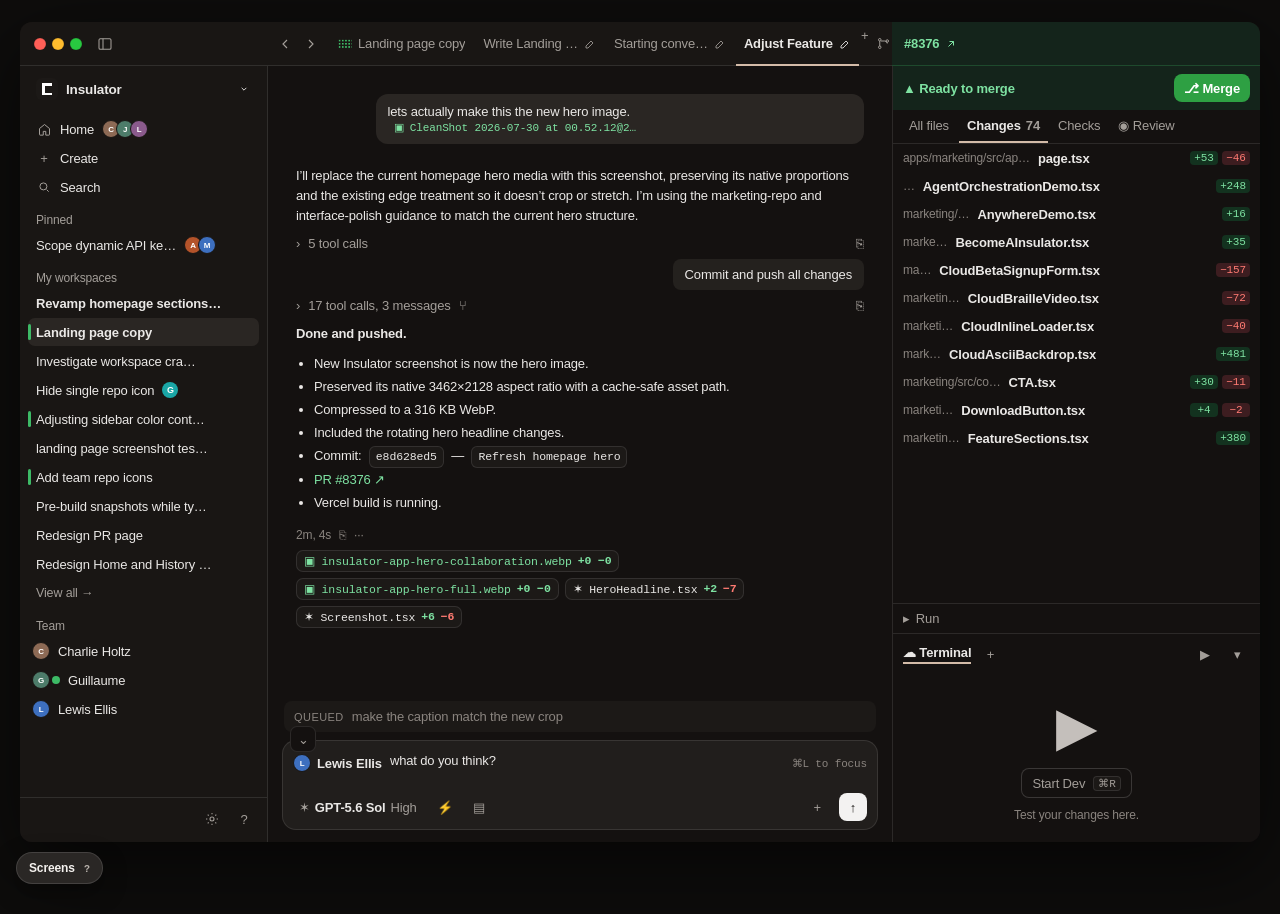
<file: design/index.html>
<!DOCTYPE html>
<html lang="en" data-theme="dark">
<head>
  <meta charset="utf-8">
  <meta name="viewport" content="width=device-width, initial-scale=1">
  <title>Insulator</title>
  <link rel="stylesheet" href="styles.css">
</head>
<body>
  <div class="stage" id="stage">
    <button class="screen-fab" type="button" data-overlay-open="index">Screens <kbd>?</kbd></button>

    <div class="window" id="window" data-layout="chat">
      <div class="tleft">
        <div class="traffic" aria-hidden="true"><i class="r"></i><i class="y"></i><i class="g"></i></div>
        <button class="icon-btn" type="button" data-action="toggle-side" aria-label="Toggle sidebar">
          <svg width="16" height="16" viewBox="0 0 24 24" fill="none" stroke="currentColor" stroke-width="1.6"><rect x="3" y="4" width="18" height="16" rx="2"/><path d="M9 4v16"/></svg>
        </button>
        <span class="spacer"></span>
      </div>

      <div class="tabs">
        <div class="nav-arrows">
          <button class="icon-btn" type="button" data-action="back" aria-label="Back"><svg width="16" height="16" viewBox="0 0 24 24" fill="none" stroke="currentColor" stroke-width="1.7"><path d="M15 6 9 12l6 6"/></svg></button>
          <button class="icon-btn" type="button" data-action="forward" aria-label="Forward"><svg width="16" height="16" viewBox="0 0 24 24" fill="none" stroke="currentColor" stroke-width="1.7"><path d="m9 6 6 6-6 6"/></svg></button>
        </div>
        <button class="tab" type="button" data-tab="landing"><span class="matrix"></span><span class="label">Landing page copy</span></button>
        <button class="tab" type="button" data-tab="write"><span class="label">Write Landing …</span><svg width="12" height="12" viewBox="0 0 24 24" fill="none" stroke="currentColor" stroke-width="1.7"><path d="M4 20h4l10-10-4-4L4 16v4z"/></svg></button>
        <button class="tab" type="button" data-tab="starting"><span class="label">Starting conve…</span><svg width="12" height="12" viewBox="0 0 24 24" fill="none" stroke="currentColor" stroke-width="1.7"><path d="M4 20h4l10-10-4-4L4 16v4z"/></svg></button>
        <button class="tab is-on" type="button" data-tab="adjust"><span class="label">Adjust Feature</span><svg width="12" height="12" viewBox="0 0 24 24" fill="none" stroke="currentColor" stroke-width="1.7"><path d="M4 20h4l10-10-4-4L4 16v4z"/></svg></button>
        <button class="icon-btn" type="button" data-action="new-tab" aria-label="New chat">+</button>
        <div class="tab-tools">
          <button class="icon-btn" type="button" data-go="pr" aria-label="Branch"><svg width="15" height="15" viewBox="0 0 24 24" fill="none" stroke="currentColor" stroke-width="1.6"><circle cx="6" cy="6" r="2"/><circle cx="6" cy="18" r="2"/><circle cx="18" cy="8" r="2"/><path d="M6 8v8M8 8h6a4 4 0 0 1 4 4"/></svg></button>
          <button class="icon-btn" type="button" data-action="copy-link" aria-label="Copy link"><svg width="15" height="15" viewBox="0 0 24 24" fill="none" stroke="currentColor" stroke-width="1.6"><path d="M10 13a5 5 0 0 0 7.5.4l2-2a5 5 0 0 0-7-7l-1.2 1.2"/><path d="M14 11a5 5 0 0 0-7.5-.4l-2 2a5 5 0 0 0 7 7l1.2-1.2"/></svg></button>
          <span class="faces" aria-hidden="true"><i class="a1">L</i><i class="a3">G</i></span>
          <button class="icon-btn" type="button" data-action="toggle-rail" aria-label="Toggle changes panel"><svg width="16" height="16" viewBox="0 0 24 24" fill="none" stroke="currentColor" stroke-width="1.6"><rect x="3" y="4" width="18" height="16" rx="2"/><path d="M15 4v16"/></svg></button>
        </div>
      </div>

      <div class="prbar">
        <button class="ready" type="button" data-go="pr" style="background:none;color:inherit">#8376 <svg width="12" height="12" viewBox="0 0 24 24" fill="none" stroke="currentColor" stroke-width="2"><path d="M7 17 17 7M9 7h8v8"/></svg></button>
      </div>

      <aside class="sidebar">
        <button class="org" type="button" data-overlay-open="org">
          <span class="app-mark" aria-hidden="true">
            <svg viewBox="0 0 12 12" shape-rendering="crispEdges">
              <rect fill="currentColor" x="2" y="1" width="2" height="2"/><rect fill="currentColor" x="4" y="1" width="2" height="2"/><rect fill="currentColor" x="6" y="1" width="2" height="2"/><rect fill="currentColor" x="8" y="1" width="2" height="2"/>
              <rect fill="currentColor" x="2" y="3" width="2" height="2"/>
              <rect fill="currentColor" x="2" y="5" width="2" height="2"/>
              <rect fill="currentColor" x="2" y="7" width="2" height="2"/>
              <rect fill="currentColor" x="2" y="9" width="2" height="2"/><rect fill="currentColor" x="4" y="9" width="2" height="2"/><rect fill="currentColor" x="6" y="9" width="2" height="2"/><rect fill="currentColor" x="8" y="9" width="2" height="2"/>
            </svg>
          </span>
          <b id="org-name">Insulator</b>
          <svg class="right" width="14" height="14" viewBox="0 0 24 24" fill="none" stroke="currentColor" stroke-width="1.6"><path d="m8 10 4 4 4-4"/></svg>
        </button>
        <div class="side-scroll">
          <button class="row" type="button" data-go="home"><span class="ico"><svg width="15" height="15" viewBox="0 0 24 24" fill="none" stroke="currentColor" stroke-width="1.6"><path d="M4 10.5 12 4l8 6.5V20a1 1 0 0 1-1 1h-5v-6H10v6H5a1 1 0 0 1-1-1z"/></svg></span><span class="label">Home</span><span class="faces"><i class="a1">C</i><i class="a2">J</i><i class="a4">L</i></span></button>
          <button class="row" type="button" data-go="create"><span class="ico">+</span><span class="label">Create</span></button>
          <button class="row" type="button" data-overlay-open="palette"><span class="ico"><svg width="14" height="14" viewBox="0 0 24 24" fill="none" stroke="currentColor" stroke-width="1.7"><circle cx="11" cy="11" r="6"/><path d="m20 20-3.5-3.5"/></svg></span><span class="label">Search</span></button>
          <div class="section-label">Pinned</div>
          <button class="row" type="button" data-go="chat" data-tab="landing"><span class="label">Scope dynamic API ke…</span><span class="faces"><i class="a5">A</i><i class="a3">M</i></span></button>
          <div class="section-label">My workspaces</div>
          <button class="row is-strong" type="button" data-go="chat" data-tab="write"><span class="label">Revamp homepage sections…</span></button>
          <button class="row run is-selected" type="button" data-go="chat" data-tab="adjust" data-workspace="landing"><span class="label">Landing page copy</span></button>
          <button class="row" type="button" data-go="chat" data-tab="starting"><span class="label">Investigate workspace cra…</span></button>
          <button class="row" type="button" data-go="chat"><span class="label">Hide single repo icon</span><span class="dot">G</span></button>
          <button class="row run" type="button" data-go="chat"><span class="label">Adjusting sidebar color cont…</span></button>
          <button class="row" type="button" data-go="chat"><span class="label">landing page screenshot tes…</span></button>
          <button class="row run" type="button" data-go="chat"><span class="label">Add team repo icons</span></button>
          <button class="row" type="button" data-go="chat"><span class="label">Pre-build snapshots while ty…</span></button>
          <button class="row" type="button" data-go="pr"><span class="label">Redesign PR page</span></button>
          <button class="row" type="button" data-go="history"><span class="label">Redesign Home and History …</span></button>
          <button class="row view-all" type="button" data-go="history"><span class="label">View all →</span></button>
          <div class="section-label">Team</div>
          <div class="row team-row"><span class="avatar a1">C</span><span class="label">Charlie Holtz</span></div>
          <div class="row team-row"><span class="avatar a2">G</span><span class="presence"></span><span class="label">Guillaume</span></div>
          <div class="row team-row"><span class="avatar a3">L</span><span class="label">Lewis Ellis</span></div>
        </div>
        <div class="side-foot">
          <span class="spacer" style="flex:1"></span>
          <button class="icon-btn" type="button" data-go="settings" data-settings="account" aria-label="Settings"><svg width="16" height="16" viewBox="0 0 24 24" fill="none" stroke="currentColor" stroke-width="1.6"><circle cx="12" cy="12" r="3"/><path d="M12 3v2M12 19v2M3 12h2M19 12h2M5.6 5.6l1.4 1.4M17 17l1.4 1.4M18.4 5.6 17 7M7 17l-1.4 1.4"/></svg></button>
          <button class="icon-btn" type="button" data-overlay-open="shortcuts" aria-label="Help">?</button>
        </div>
      </aside>

      <aside class="settings-side" id="settings-side">
        <button class="settings-back" type="button" data-go="chat">‹ Workspaces</button>
        <div class="settings-title">Settings</div>
        <div class="set-nav">
          <input id="settings-search" type="search" placeholder="Search settings" aria-label="Search settings">
          <div class="gl">Personal</div>
          <button class="nav" type="button" data-settings="account">Account</button>
          <button class="nav" type="button" data-settings="appearance">Appearance</button>
          <button class="nav" type="button" data-settings="agents">Agents</button>
          <button class="nav" type="button" data-settings="git">Git</button>
          <button class="nav" type="button" data-settings="experimental">Experimental</button>
          <div class="gl">Organization</div>
          <button class="nav" type="button" data-settings="org">General</button>
          <div class="gl">Repositories</div>
          <button class="nav" type="button" data-settings="repo">insulator</button>
        </div>
      </aside>

      <main class="main">
        <section class="view" data-view="home">
          <div class="page">
            <h1>Home</h1>
            <p class="lede">Workspaces on this Mac. The matrix shows who is running, waiting, or ready to merge.</p>
            <div class="home-matrix">
              <span class="matrix"></span><span class="matrix gold"></span><span class="matrix teal"></span><span class="matrix violet"></span><span class="matrix blue"></span>
              <div><b>5 active</b><div class="small muted">2 ready to merge · 1 needs you</div></div>
              <button class="primary right" type="button" data-go="create">New workspace</button>
            </div>
            <h2>Recent</h2>
            <div class="list">
              <button class="row" type="button" data-go="chat" data-tab="adjust"><span class="matrix"></span><span class="label">Landing page copy</span><span class="meta">#8376 · Ready</span></button>
              <button class="row" type="button" data-go="chat" data-tab="write"><span class="matrix gold"></span><span class="label">Revamp homepage sections…</span><span class="meta">Running</span></button>
              <button class="row" type="button" data-go="chat"><span class="matrix teal"></span><span class="label">Adjusting sidebar color cont…</span><span class="meta">10h</span></button>
              <button class="row" type="button" data-go="history"><span class="label">View all workspaces →</span></button>
            </div>
          </div>
        </section>

        <section class="view" data-view="home-empty">
          <div class="empty">
            <div>
              <div class="app-mark"><svg viewBox="0 0 12 12" shape-rendering="crispEdges"><rect fill="currentColor" x="2" y="1" width="8" height="2"/><rect fill="currentColor" x="2" y="3" width="2" height="6"/><rect fill="currentColor" x="2" y="9" width="8" height="2"/></svg></div>
              <h1>No workspaces yet</h1>
              <p class="muted">Create the first isolated workspace for this repository.</p>
              <button class="primary" type="button" data-go="create">Create workspace <span class="kbd">⌘N</span></button>
            </div>
          </div>
        </section>

        <section class="view is-on" data-view="chat">
          <div class="transcript" id="transcript">
            <div data-thread="adjust">
              <div class="bubble">lets actually make this the new hero image. <span class="attach">▣ CleanShot 2026-07-30 at 00.52.12@2…</span></div>
              <div class="prose"><p>I’ll replace the current homepage hero media with this screenshot, preserving its native proportions and the existing edge treatment so it doesn’t crop or stretch. I’m using the marketing-repo and interface-polish guidance to match the current hero structure.</p></div>
              <button class="tool" type="button" data-action="toggle-tools"><span>›</span> 5 tool calls <span class="right">⎘</span></button>
              <div class="tool-detail" hidden>
                <div class="tool">Read HeroHeadline.tsx</div>
                <div class="tool">Read Screenshot.tsx</div>
                <div class="tool">Edit apps/marketing/src/app/page.tsx</div>
              </div>
              <div style="display:flex"><button class="action" type="button" data-action="commit">Commit and push all changes</button></div>
              <button class="tool" type="button"><span>›</span> 17 tool calls, 3 messages <span>⑂</span> <span class="right">⎘</span></button>
              <p><b>Done and pushed.</b></p>
              <ul class="bullets">
                <li>New Insulator screenshot is now the hero image.</li>
                <li>Preserved its native 3462×2128 aspect ratio with a cache-safe asset path.</li>
                <li>Compressed to a 316 KB WebP.</li>
                <li>Included the rotating hero headline changes.</li>
                <li>Commit: <span class="hash">e8d628ed5</span> — <span class="hash">Refresh homepage hero</span></li>
                <li><button class="link" type="button" data-go="pr">PR #8376 ↗</button></li>
                <li>Vercel build is running.</li>
              </ul>
              <div class="meta-line"><span>2m, 4s</span><span>⎘</span><span>···</span></div>
              <div class="file-row-chips">
                <button class="filechip add" type="button" data-go="diff">▣ insulator-app-hero-collaboration.webp <b>+0 −0</b></button>
                <button class="filechip add" type="button" data-go="diff">▣ insulator-app-hero-full.webp <b>+0 −0</b></button>
                <button class="filechip" type="button" data-go="diff">✶ HeroHeadline.tsx <b class="add">+2</b> <b class="sub">−7</b></button>
                <button class="filechip" type="button" data-go="diff">✶ Screenshot.tsx <b class="add">+6</b> <b class="sub">−6</b></button>
              </div>
            </div>
            <div data-thread="landing" hidden>
              <div class="prose"><p>Scope the dynamic API keys section so the hero and the docs stay in agreement. I’ll keep the copy in the marketing repo and leave the settings screens alone.</p></div>
              <p class="muted">Waiting on a plan review.</p>
            </div>
            <div data-thread="write" hidden>
              <div class="prose"><p>Drafting the homepage sections so the hero, the feature grid, and the sidebar stay in the same layout.</p></div>
              <button class="tool" type="button"><span>›</span> 3 tool calls</button>
            </div>
            <div data-thread="starting" hidden>
              <div class="prose"><p>Looking through workspace creation so the empty home state can offer a first workspace without a dead end.</p></div>
            </div>
          </div>
          <div class="queued" id="queued"><em>Queued</em> <span>make the caption match the new crop</span></div>
          <div class="composer-wrap">
            <button class="jump" type="button" data-action="jump" aria-label="Jump to latest">⌄</button>
            <div class="composer">
              <div class="composer-top">
                <span class="who"><span class="avatar a3">L</span> Lewis Ellis</span>
                <textarea id="draft" rows="1" aria-label="Message">what do you think?</textarea>
                <button class="focus-hint" type="button" data-action="focus-draft">⌘L to focus</button>
              </div>
              <div class="composer-bot">
                <button class="model-btn" type="button" data-overlay-open="model"><span>✶</span> <strong>GPT-5.6 Sol</strong> High</button>
                <button class="ghost bolt" type="button" data-action="fast" aria-label="Fast mode">⚡</button>
                <button class="ghost" type="button" data-overlay-open="context" aria-label="Context">▤</button>
                <span class="grow"></span>
                <button class="ghost" type="button" data-action="attach" aria-label="Add">+</button>
                <button class="send" type="button" data-action="send" aria-label="Send">↑</button>
              </div>
            </div>
          </div>
        </section>

        <section class="view diff" data-view="diff" id="diff-view">
          <div class="diff-head">
            <b>apps/marketing/src/app/page.tsx</b>
            <label class="small muted"><input type="checkbox" id="viewed"> Viewed</label>
            <span class="grow"></span>
            <div class="seg" role="group" aria-label="Diff layout">
              <button type="button" class="is-on" data-action="unified">Unified</button>
              <button type="button" data-action="split">Split</button>
            </div>
          </div>
          <div class="diff-scroll">
            <table class="diff-table unified">
              <tbody>
                <tr><td class="ln">42</td><td> export function Hero() {</td></tr>
                <tr class="del"><td class="ln">43</td><td>-  return &lt;img src="/old-hero.png" alt="" /&gt;</td></tr>
                <tr class="add"><td class="ln">43</td><td>+  return (</td></tr>
                <tr class="add"><td class="ln">44</td><td>+    &lt;img</td></tr>
                <tr class="add"><td class="ln">45</td><td>+      src="/insulator-app-hero-light.webp"</td></tr>
                <tr class="add"><td class="ln">46</td><td>+      alt="Insulator app showing collaborative agent chats"</td></tr>
                <tr class="add"><td class="ln">47</td><td>+      width={3022}</td></tr>
                <tr class="add"><td class="ln">48</td><td>+      height={1954}</td></tr>
                <tr class="add"><td class="ln">49</td><td>+    /&gt;</td></tr>
                <tr class="add"><td class="ln">50</td><td>+  )</td></tr>
                <tr><td class="ln">51</td><td> }</td></tr>
              </tbody>
            </table>
            <div class="split">
              <pre class="before">export function Hero() {
  return &lt;img src="/old-hero.png" alt="" /&gt;
}</pre>
              <pre class="after">export function Hero() {
  return (
    &lt;img
      src="/insulator-app-hero-light.webp"
      width={3022}
      height={1954}
    /&gt;
  )
}</pre>
            </div>
            <div class="comment">
              <header><span class="avatar a3">L</span> Lewis Ellis <span class="muted small">on line 46</span></header>
              Keep the native aspect ratio in the caption too.
              <div class="row-actions">
                <button class="btn" type="button" data-action="send-comment">Send to agent</button>
                <button class="btn" type="button" data-action="resolve">Resolve</button>
              </div>
            </div>
          </div>
        </section>

        <section class="view" data-view="pr">
          <div class="page" style="padding-top:12px">
            <div class="diff-head" style="padding-left:0;border:0">
              <h1 style="margin:0">Refresh homepage hero</h1>
              <span class="pill">#8376</span>
              <span class="grow"></span>
              <button class="btn" type="button" data-action="toast" data-toast="Opened on GitHub">Open in GitHub</button>
              <button class="merge" type="button" data-action="toast" data-toast="Merged #8376">Merge</button>
            </div>
            <div class="pr-card">
              <div class="pr-grid">
                <div>Branch</div><div class="mono">landing-page-copy → main</div>
                <div>Review</div><div><button class="link" type="button" data-go="chat" data-rail="review">1 comment unresolved</button></div>
                <div>Checks</div><div><button class="link" type="button" data-go="chat" data-rail="checks">Vercel · GitHub Actions passing</button></div>
                <div>Merge</div><div><span class="pill">Ready to merge</span></div>
              </div>
            </div>
            <h2>Description</h2>
            <p>Replaces the homepage hero with the current app screenshot. Keeps the native 3022×1954 frame, compresses to WebP, and updates the rotating headline beside it.</p>
            <h2>Activity</h2>
            <div class="activity">
              <article><span class="avatar a3">L</span><div><b>Lewis Ellis</b> requested a caption tweak <div class="small muted">12m ago · edited</div></div></article>
              <article><span class="avatar a2">G</span><div><b>Guillaume</b> approved <div class="small muted">4m ago</div></div></article>
            </div>
          </div>
        </section>

        <section class="view" data-view="create">
          <div class="create">
            <div class="create-box">
              <h1>New workspace</h1>
              <textarea id="create-prompt" placeholder="What should this workspace do?"></textarea>
              <div class="create-row">
                <button class="btn" type="button" id="create-from" data-action="create-menu">Create from <b id="create-source">New branch</b> ▾</button>
                <div class="menu" id="create-menu">
                  <button type="button" data-source="New branch">New branch</button>
                  <button type="button" data-source="Existing branch">Existing branch</button>
                  <button type="button" data-source="GitHub PR">GitHub PR</button>
                  <button type="button" data-source="Linear issue">Linear issue</button>
                </div>
                <span class="muted">insulator</span>
                <button class="primary right" type="button" data-action="create-workspace">Create</button>
              </div>
            </div>
          </div>
        </section>

        <section class="view settings" data-view="settings">
            <div class="set-page" data-settings-page="account">
              <h1>Account</h1>
              <p class="lede">This profile is used on this Mac.</p>
              <div class="field"><div><b>Name</b><p>Shown on comments and presence.</p></div><input class="input" value="Lewis Ellis" aria-label="Name"></div>
              <div class="field"><div><b>Email</b><p>lewis@insulator.dev</p></div><span class="avatar a3">L</span></div>
              <div class="field"><div><b>Notifications</b><p>Ping when an agent is waiting or a plan needs review.</p></div><button class="toggle is-on" type="button" data-action="toggle" aria-pressed="true"><i></i></button></div>
              <div class="field"><div><b>Notification sound</b><p>Plays when a workspace needs you.</p></div>
                <select class="select" aria-label="Notification sound"><option>Default</option><option>Quack</option><option>None</option></select>
              </div>
              <div class="field"><div><b>Preview</b><p>Play the current sound once.</p></div><button class="btn" type="button" data-action="toast" data-toast="Played notification sound">Test sound</button></div>
            </div>
            <div class="set-page" data-settings-page="appearance">
              <h1>Appearance</h1>
              <p class="lede">Light matches the desktop app. Dark uses the night tokens.</p>
              <div class="field"><div><b>Theme</b><p>Applies to this window immediately.</p></div>
                <div class="seg"><button type="button" data-theme-set="light" id="theme-light">Light</button><button type="button" data-theme-set="dark" class="is-on" id="theme-dark">Dark</button></div>
              </div>
              <div class="field"><div><b>Monospace</b><p>Diffs, commits, and shortcuts.</p></div>
                <select class="select" aria-label="Monospace font"><option>SF Mono</option><option>Geist Mono</option><option>iA Writer Mono</option></select>
              </div>
            </div>
            <div class="set-page is-on" data-settings-page="agents">
              <h1>Agents</h1>
              <p class="lede">Insulator runs Claude Code, Codex, Cursor, and OpenCode.</p>
              <div class="agent-card"><div class="grow"><b>Claude Code</b><p class="muted small">On this Mac · default model Opus 5.5</p></div><span class="pill">Connected</span></div>
              <div class="agent-card"><div class="grow"><b>Codex</b><p class="muted small">On this Mac · default model GPT-5.6 Sol</p></div><span class="pill">Connected</span></div>
              <div class="agent-card"><div class="grow"><b>Cursor</b><p class="muted small">Grok 4.7 via Cursor Agent 1.0</p></div><span class="pill">Connected</span></div>
              <div class="agent-card"><div class="grow"><b>OpenCode</b><p class="muted small">Bundled 2.0</p></div><span class="pill">Connected</span></div>
            </div>
            <div class="set-page" data-settings-page="git">
              <h1>Git</h1>
              <p class="lede">Branch names, archive, and what gets written into pull requests.</p>
              <div class="field"><div><b>Automatically rename new branches</b><p>Name the branch from the first message. Turn this off to keep the placeholder.</p></div><button class="toggle is-on" type="button" data-action="toggle"><i></i></button></div>
              <div class="field"><div><b>Archive on merge</b><p>Leave the sidebar when the pull request merges.</p></div><button class="toggle is-on" type="button" data-action="toggle"><i></i></button></div>
              <div class="field"><div><b>Delete branch on archive</b><p>Remove the workspace branch when you archive it.</p></div><button class="toggle" type="button" data-action="toggle"><i></i></button></div>
              <div class="field"><div><b>Include link to workspace in PR description</b><p>So teammates can open the same chat. Moved here from organization preferences.</p></div><button class="toggle" type="button" data-action="toggle"><i></i></button></div>
            </div>
            <div class="set-page" data-settings-page="experimental">
              <h1>Experimental</h1>
              <p class="lede">These change the sidebar and how a workspace is tested.</p>
              <div class="field"><div><b>Workspace status matrix</b><p>Show the dot-matrix state in the sidebar, Home, and workspace tabs. You will see it after you go back to Workspaces.</p></div><button class="toggle" type="button" id="matrix-toggle" data-action="matrix"><i></i></button></div>
              <div class="field"><div><b>Spotlight testing</b><p>Mirror the workspace into the root checkout while you test. One workspace at a time.</p></div><button class="toggle" type="button" data-action="toggle"><i></i></button></div>
            </div>
            <div class="set-page" data-settings-page="org">
              <h1>Organization</h1>
              <p class="lede">Shown in the switcher and in the iOS app.</p>
              <div class="field"><div><b>Name</b><p>Insulator</p></div><input class="input" value="Insulator" aria-label="Organization name"></div>
              <div class="field"><div><b>Avatar</b><p>Used everywhere the org icon appears.</p></div><span class="app-mark"></span></div>
              <div class="field"><div><b>Automerge</b><p>Merge a pull request when reviews and required checks are green.</p></div><button class="toggle" type="button" data-action="toggle"><i></i></button></div>
              <div class="field"><div><b>Treat optional checks as blocking</b><p>Optional GitHub checks must pass before merge.</p></div><button class="toggle" type="button" data-action="toggle"><i></i></button></div>
            </div>
            <div class="set-page" data-settings-page="repo">
              <h1>insulator</h1>
              <p class="lede">Scripts and review guidance for this repository.</p>
              <div class="seg" id="script-scope" role="group" aria-label="Script scope">
                <button type="button" class="is-on" data-script-scope="personal">Personal</button>
                <button type="button" data-script-scope="shared">Shared</button>
              </div>
              <div data-script-panel="personal">
                <p class="lede">On this Mac only. Stored in <span class="mono">.insulator/settings.local.toml</span>.</p>
                <h2>Scripts</h2>
                <div class="field"><div><b>Setup</b><p>Runs when a local workspace is created.</p></div></div>
                <div class="script-box">pnpm install</div>
                <div class="field"><div><b>Run</b><p>Start Dev and the Run pane.</p></div></div>
                <div class="script-box">pnpm dev</div>
                <div class="field"><div><b>Archive</b><p>Cleanup when you archive the workspace.</p></div></div>
                <div class="script-box">rm -rf node_modules</div>
              </div>
              <div data-script-panel="shared" hidden>
                <p class="lede">Committed for the team in <span class="mono">.insulator/settings.toml</span>. Insulator picks this up after it merges to main.</p>
                <h2>Scripts</h2>
                <div class="field"><div><b>Setup</b><p>Shared install for every new workspace.</p></div></div>
                <div class="script-box">pnpm install --frozen-lockfile</div>
                <div class="field"><div><b>Run</b><p>Start Dev and the Run pane on this Mac.</p></div></div>
                <div class="script-box">pnpm dev --port "$INSULATOR_PORT"</div>
                <div class="field"><div><b>Archive</b></div></div>
                <div class="script-box">rm -rf .next</div>
              </div>
              <h2>Files to copy</h2>
              <p class="muted small">Gitignored files copied into each new local workspace.</p>
              <div class="script-box">.env*
config/*.local.json</div>
              <h2>Environment variables</h2>
              <div class="field"><div><b>ANTHROPIC_BASE_URL</b><p>Top-level. Used by local agents.</p></div><span class="mono small">https://api.example.com</span></div>
              <div class="field"><div><b>LOCAL_AGENT_MODE</b><p>Local only.</p></div><span class="mono small">1</span></div>
              <h2>Code review preferences</h2>
              <textarea class="input review-box" aria-label="Review prompt">Prioritize visual regressions, layout shift, and missing alt text.</textarea>
            </div>
        </section>

        <section class="view" data-view="routines">
          <div class="page">
            <div style="display:flex;align-items:center"><h1>Routines</h1><button class="primary right" type="button" data-go="routine">New routine</button></div>
            <p class="lede">Run an agent when a pull request opens, on a schedule, or on weekdays.</p>
            <div class="list">
              <button class="row" type="button" data-go="routine"><span class="label">Address high severity PRs</span><span class="pill">Active</span></button>
              <button class="row" type="button" data-go="routine"><span class="label">Weekday snapshot</span><span class="meta">Mon–Fri 9:00</span></button>
              <button class="row" type="button" data-go="routine"><span class="label">Label follow-up</span><span class="meta">Paused</span></button>
            </div>
          </div>
        </section>

        <section class="view" data-view="routine">
          <div class="page">
            <h1>Address high severity PRs</h1>
            <div class="routine-head">
              <button class="toggle is-on" type="button" data-action="toggle" aria-label="Active"><i></i></button>
              <span>Active</span>
              <span class="muted">|</span>
              <button class="btn" type="button">insulator ▾</button>
              <span class="avatar a5">T</span>
              <span class="muted">By Tywinner</span>
            </div>
            <h2>Triggers</h2>
            <div class="trigger">
              <div class="trigger-top">
                <span>⑂</span>
                <span class="chip">Pull request</span>
                <span class="chip">opened</span>
                <button class="right icon-btn" type="button" aria-label="Remove trigger">×</button>
              </div>
              <div class="filters">
                <span class="chip"><span>🏷</span> Label <span class="muted">is</span> <span class="dot-label"></span> severity:high <button type="button" aria-label="Remove">×</button></span>
                <span class="chip">Author <span class="muted">is</span> tywenk <button type="button" aria-label="Remove">×</button></span>
                <button class="btn" type="button">+ Filter</button>
              </div>
            </div>
            <button class="btn" type="button">+ Add trigger</button>
          </div>
        </section>

        <section class="view" data-view="loadouts">
          <div class="page">
            <h1>Loadouts</h1>
            <p class="lede">Share a model mix. Teammates equip it in one click.</p>
            <div class="starfield">
              <div class="loadout">
                <header>
                  <span class="app-mark"><svg viewBox="0 0 12 12"><rect fill="currentColor" x="2" y="1" width="8" height="2"/><rect fill="currentColor" x="2" y="3" width="2" height="6"/><rect fill="currentColor" x="2" y="9" width="8" height="2"/></svg></span>
                  <button class="equip" type="button" data-action="toast" data-toast="Equipped Jackson's loadout">↓ Equip</button>
                </header>
                <div class="load-title"><span class="avatar a2">J</span> Jackson's loadout</div>
                <div class="load-grid">
                  <article><div class="pixel-bug">▣</div><div><h3>Fable 5.1</h3><p>High</p></div></article>
                  <article><div style="font-size:28px;color:#7aa2ff">☁</div><div><h3>GPT-6 Astra</h3><p>High</p></div></article>
                  <article><div style="font-size:28px;color:#7aa2ff">☁</div><div><h3>GPT-5.6 Sol</h3><p>High ⚡</p></div></article>
                </div>
              </div>
            </div>
          </div>
        </section>

        <section class="view" data-view="dashboard">
          <div class="page">
            <h1>Dashboard</h1>
            <p class="lede">Today across insulator.</p>
            <div class="cards">
              <div class="card"><div class="n">5</div><div class="l">Agents running</div></div>
              <div class="card"><div class="n">2</div><div class="l">Ready to merge</div></div>
              <div class="card"><div class="n">14</div><div class="l">Checks green</div></div>
              <div class="card"><div class="n">3</div><div class="l">Waiting on you</div></div>
            </div>
            <h2>Status</h2>
            <div class="home-matrix">
              <span class="matrix"></span><span class="matrix gold"></span><span class="matrix"></span><span class="matrix violet"></span>
              <span>Landing page copy is ready. Revamp homepage sections is still writing.</span>
            </div>
          </div>
        </section>

        <section class="view" data-view="history">
          <div class="page">
            <h1>All workspaces</h1>
            <input class="input" style="width:100%;margin:8px 0" placeholder="Filter by branch, repo, or PR" aria-label="Filter workspaces">
            <div class="filters-inline" id="history-filters">
              <button class="chip is-on" type="button" data-filter="active">Active</button>
              <button class="chip" type="button" data-filter="archived">Archived</button>
              <button class="chip" type="button" data-filter="ready">Ready to merge</button>
            </div>
            <div class="list" id="history-list">
              <button class="row" type="button" data-go="chat"><span class="matrix"></span><span class="label">Landing page copy</span><span class="meta">#8376</span></button>
              <button class="row" type="button" data-go="chat"><span class="label">Revamp homepage sections</span><span class="meta">Running</span></button>
              <div class="row" data-archived="true"><span class="label">Hero experiment</span><span class="meta">Archived</span><button class="btn" type="button" data-action="restore">Restore</button></div>
            </div>
          </div>
        </section>
      </main>

      <aside class="rail is-term-open" id="rail">
        <div class="rail-status">
          <span class="ready">▲ Ready to merge</span>
          <button class="merge" type="button" data-go="pr">⎇ Merge</button>
        </div>
        <div class="rail-tabs">
          <button class="text-tab" type="button" data-rail="files">All files</button>
          <button class="rail-tab is-on" type="button" data-rail="changes">Changes <span class="muted">74</span></button>
          <button class="rail-tab" type="button" data-rail="checks">Checks</button>
          <button class="rail-tab" type="button" data-rail="review">◉ Review</button>
        </div>
        <div class="rail-panel is-on" data-rail-panel="changes" id="file-list">
          <button class="frow" type="button" data-go="diff" data-file="page"><span class="path">apps/marketing/src/ap…</span><span class="name">page.tsx</span><span class="counts"><span class="count pos">+53</span><span class="count neg">−46</span></span></button>
          <button class="frow" type="button" data-go="diff"><span class="path">…</span><span class="name">AgentOrchestrationDemo.tsx</span><span class="counts"><span class="count pos">+248</span></span></button>
          <button class="frow" type="button" data-go="diff"><span class="path">marketing/…</span><span class="name">AnywhereDemo.tsx</span><span class="counts"><span class="count pos">+16</span></span></button>
          <button class="frow" type="button" data-go="diff"><span class="path">marke…</span><span class="name">BecomeAInsulator.tsx</span><span class="counts"><span class="count pos">+35</span></span></button>
          <button class="frow" type="button" data-go="diff"><span class="path">ma…</span><span class="name">CloudBetaSignupForm.tsx</span><span class="counts"><span class="count neg">−157</span></span></button>
          <button class="frow" type="button" data-go="diff"><span class="path">marketin…</span><span class="name">CloudBrailleVideo.tsx</span><span class="counts"><span class="count neg">−72</span></span></button>
          <button class="frow" type="button" data-go="diff"><span class="path">marketi…</span><span class="name">CloudInlineLoader.tsx</span><span class="counts"><span class="count neg">−40</span></span></button>
          <button class="frow" type="button" data-go="diff"><span class="path">mark…</span><span class="name">CloudAsciiBackdrop.tsx</span><span class="counts"><span class="count pos">+481</span></span></button>
          <button class="frow" type="button" data-go="diff"><span class="path">marketing/src/co…</span><span class="name">CTA.tsx</span><span class="counts"><span class="count pos">+30</span><span class="count neg">−11</span></span></button>
          <button class="frow" type="button" data-go="diff"><span class="path">marketi…</span><span class="name">DownloadButton.tsx</span><span class="counts"><span class="count pos">+4</span><span class="count neg">−2</span></span></button>
          <button class="frow" type="button" data-go="diff"><span class="path">marketin…</span><span class="name">FeatureSections.tsx</span><span class="counts"><span class="count pos">+380</span></span></button>
        </div>
        <div class="rail-panel" data-rail-panel="files">
          <button class="frow" type="button"><span class="name">apps/</span></button>
          <button class="frow tree-item" type="button" data-go="diff"><span class="name">marketing/src/app/page.tsx</span></button>
          <button class="frow tree-item" type="button"><span class="name">marketing/src/components/</span></button>
          <button class="frow" type="button"><span class="name">packages/</span></button>
          <button class="frow" type="button"><span class="name">.context/</span></button>
        </div>
        <div class="rail-panel" data-rail-panel="checks">
          <div class="check"><span class="pill">Git</span><div><b>Clean, 1 ahead of main</b><p>landing-page-copy</p></div></div>
          <div class="check"><span class="pill">CI</span><div><b>GitHub Actions</b><p>build · 2m 14s</p></div></div>
          <div class="check"><span class="pill">Deploy</span><div><b>Vercel preview</b><p>Ready</p></div></div>
          <div class="check"><span class="pill wait">Comments</span><div><b>1 unresolved</b><p>Caption on the hero</p></div></div>
          <div class="check"><span class="pill">Todos</span><div><b>None open</b><p>Merge is not blocked</p></div></div>
          <div class="row-actions" style="padding:10px">
            <button class="btn" type="button" data-action="toast" data-toast="Sent failing checks to the agent">Fix errors</button>
            <button class="btn" type="button" data-action="toast" data-toast="Pulled latest">Pull latest</button>
          </div>
        </div>
        <div class="rail-panel" data-rail-panel="review">
          <div class="check"><span class="sev high">HIGH</span><div><b>Hero can overflow the fold</b><p>The 3022×1954 frame needs the same mask on small windows.</p></div></div>
          <div class="check"><span class="sev med">MED</span><div><b>Alt text drops the changes panel</b><p>The public caption mentions chats and the changes panel.</p></div></div>
          <div class="check"><span class="sev low">LOW</span><div><b>Compression comment</b><p>316 KB is stated twice.</p></div></div>
          <div class="row-actions" style="padding:10px"><button class="btn" type="button" data-go="diff">Open diff</button></div>
        </div>
        <div class="rail-bottom">
          <button class="run-head" type="button" data-action="toggle-run"><span id="run-chev">▸</span> Run</button>
          <div class="run-body mono" id="run-log">
            <div>$ pnpm dev</div>
            <div>ready on http://localhost:5173</div>
            <div class="muted">INSULATOR_PORT=5173</div>
          </div>
          <div class="term-head">
            <button class="term-tab" type="button" data-action="toggle-term">☁ Terminal</button>
            <button class="icon-btn" type="button" aria-label="New terminal">+</button>
            <span class="grow"></span>
            <button class="icon-btn" type="button" data-action="toggle-term" aria-label="Run">▶</button>
            <button class="icon-btn" type="button">▾</button>
          </div>
          <div class="term-body" id="term-body">
            <div class="play">▶</div>
            <button class="start" type="button" data-action="start-dev">Start Dev <kbd>⌘R</kbd></button>
            <div class="hint">Test your changes here.</div>
          </div>
        </div>
      </aside>
    </div>

    <div class="phone-wrap" id="phone-wrap">
      <div class="phone" id="phone">
        <div class="phone-status"><span>9:41</span><span>● ● LTE</span></div>
        <section class="view" data-ios="list">
          <div class="ios-top">
            <span class="avatar a1">C</span>
            <button class="ios-pill" type="button" data-overlay-open="org">Insulator ▾</button>
          </div>
          <div class="ios-scroll">
            <div class="ios-label">Pinned</div>
            <button class="ios-row" type="button" data-go="ios-chat"><span class="matrix"></span><span><b>iOS App Redesign</b><small>Insulator Native</small></span><span class="when">Now</span></button>
            <button class="ios-row" type="button" data-go="ios-chat"><span class="matrix teal"></span><span><b>Welcome Screen Tweaks</b><small>Insulator Native</small></span><span class="when">2m</span></button>
            <button class="ios-row" type="button" data-go="ios-chat"><span class="matrix gold"></span><span><b>iPhone Duo Adaptation</b><small>Insulator Native</small></span><span class="when">1h</span></button>
            <button class="ios-row" type="button" data-go="ios-chat"><span class="matrix"></span><span><b>Payment Integration</b><small>Insulator Native</small></span><span class="when">1h</span></button>
            <button class="ios-row" type="button" data-go="ios-chat"><span class="matrix violet"></span><span><b>User Management</b><small>Insulator Native</small></span><span class="when">1h</span></button>
            <button class="ios-row" type="button" data-go="ios-merge"><span class="matrix violet"></span><span><b>Icons Details Update</b><small>Insulator Native</small></span><span class="when">1h</span></button>
          </div>
        </section>
        <section class="view" data-ios="chat">
          <div class="ios-top">
            <button type="button" data-go="ios-list">‹ List</button>
            <b>Landing page copy</b>
            <button type="button" data-go="ios-merge">Merge</button>
          </div>
          <div class="ios-chat">
            <div class="ios-msg user">lets actually make this the new hero image.</div>
            <div class="ios-msg agent">Done and pushed. PR #8376 is ready to merge. Vercel is green.</div>
          </div>
          <div class="queue" id="ios-queue">
            <div class="q-item" draggable="true"><button type="button" data-move="up" aria-label="Move up">↑</button><span class="q-label">Caption pass</span><button type="button" data-move="down" aria-label="Move down">↓</button></div>
            <div class="q-item" draggable="true"><button type="button" data-move="up" aria-label="Move up">↑</button><span class="q-label">Check the fold on a phone</span><button type="button" data-move="down" aria-label="Move down">↓</button></div>
          </div>
          <div class="ios-compose">
            <textarea id="ios-draft" rows="1" placeholder="Message"></textarea>
          </div>
        </section>
        <section class="view" data-ios="merge">
          <div class="ios-top"><button type="button" data-go="ios-chat">‹ Chat</button><b>#8376</b><span></span></div>
          <div class="ios-chat">
            <div class="ios-msg agent">Refresh homepage hero is ready. Checks are green and Guillaume approved.</div>
          </div>
          <div class="sheet-ios">
            <div class="handle"></div>
            <b>Ready to merge</b>
            <p class="small" style="color:#aeaeb2">landing-page-copy → main</p>
            <button class="merge" type="button" data-action="toast" data-toast="Merged from iPhone" style="width:100%;justify-content:center;margin-top:10px">Merge pull request</button>
          </div>
        </section>
      </div>
    </div>

    <div class="overlay" data-overlay="index">
      <div class="backdrop" data-overlay-close></div>
      <div class="index">
        <header><b>Screens</b>
          <div class="seg"><button type="button" data-theme-set="light" id="idx-light">Light</button><button type="button" data-theme-set="dark" class="is-on" id="idx-dark">Dark</button></div>
        </header>
        <div class="body">
          <div class="gl">Desktop</div>
          <button class="jump-screen" type="button" data-go="home">Home</button>
          <button class="jump-screen" type="button" data-go="home-empty">Home, empty</button>
          <button class="jump-screen" type="button" data-go="chat" data-rail="changes">Workspace chat</button>
          <button class="jump-screen" type="button" data-go="diff">Diff</button>
          <button class="jump-screen" type="button" data-go="chat" data-rail="checks">Checks</button>
          <button class="jump-screen" type="button" data-go="chat" data-rail="review">Review</button>
          <button class="jump-screen" type="button" data-go="chat" data-rail="files">All files</button>
          <button class="jump-screen" type="button" data-go="chat" data-footer="run">Run</button>
          <button class="jump-screen" type="button" data-go="chat" data-footer="terminal">Terminal</button>
          <button class="jump-screen" type="button" data-go="pr">Pull request</button>
          <button class="jump-screen" type="button" data-go="create">Create workspace</button>
          <button class="jump-screen" type="button" data-go="routines">Routines</button>
          <button class="jump-screen" type="button" data-go="routine">Routine editor</button>
          <button class="jump-screen" type="button" data-go="loadouts">Loadouts</button>
          <button class="jump-screen" type="button" data-go="dashboard">Dashboard</button>
          <button class="jump-screen" type="button" data-go="history">All workspaces</button>
          <div class="gl">Settings</div>
          <button class="jump-screen" type="button" data-go="settings" data-settings="agents">Agents</button>
          <button class="jump-screen" type="button" data-go="settings" data-settings="git">Git</button>
          <button class="jump-screen" type="button" data-go="settings" data-settings="appearance">Appearance</button>
          <button class="jump-screen" type="button" data-go="settings" data-settings="experimental">Experimental</button>
          <button class="jump-screen" type="button" data-go="settings" data-settings="repo">Repository</button>
          <div class="gl">Overlays</div>
          <button class="jump-screen" type="button" data-overlay-open="palette">Command palette</button>
          <button class="jump-screen" type="button" data-overlay-open="search">Search in files</button>
          <button class="jump-screen" type="button" data-overlay-open="model">Model picker</button>
          <button class="jump-screen" type="button" data-overlay-open="mcp">MCP servers</button>
          <button class="jump-screen" type="button" data-overlay-open="shortcuts">Keyboard shortcuts</button>
          <button class="jump-screen" type="button" data-overlay-open="org">Organization switcher</button>
          <div class="gl">iPhone</div>
          <button class="jump-screen" type="button" data-go="ios-list">Workspace list</button>
          <button class="jump-screen" type="button" data-go="ios-chat">Chat and queue</button>
          <button class="jump-screen" type="button" data-go="ios-merge">Merge sheet</button>
        </div>
      </div>
    </div>

    <div class="overlay" data-overlay="palette">
      <div class="backdrop" data-overlay-close></div>
      <div class="palette" role="dialog" aria-label="Command palette">
        <header><span>⌕</span><input id="palette-input" placeholder="Search workspaces and actions"></header>
        <div id="palette-list">
          <button class="pal-item" type="button" data-go="chat" data-tab="adjust"><span class="matrix"></span> Landing page copy <kbd>⌘1</kbd></button>
          <button class="pal-item" type="button" data-go="home">Home</button>
          <button class="pal-item" type="button" data-go="create">Create workspace <kbd>⌘N</kbd></button>
          <button class="pal-item" type="button" data-overlay-open="search">Search in files <kbd>⌘⇧F</kbd></button>
          <button class="pal-item" type="button" data-go="settings" data-settings="agents">Settings <kbd>⌘,</kbd></button>
          <button class="pal-item" type="button" data-go="pr">Pull request #8376</button>
          <button class="pal-item" type="button" data-go="routines">Routines</button>
          <button class="pal-item" type="button" data-go="dashboard">Dashboard</button>
          <button class="pal-item" type="button" data-overlay-open="shortcuts">Keyboard shortcuts <kbd>⌘/</kbd></button>
        </div>
      </div>
    </div>

    <div class="overlay" data-overlay="search">
      <div class="backdrop" data-overlay-close></div>
      <div class="pop" role="dialog" aria-label="Search in files">
        <header><span>⌕</span><input id="file-query" value="useQuery" aria-label="Search query"></header>
        <div class="search-tools">
          <button type="button" data-search-flag="case" class="is-on">Aa</button>
          <button type="button" data-search-flag="word">ab</button>
          <button type="button" data-search-flag="regex">.*</button>
          <span class="right muted" id="search-count">7 matches in 3 files</span>
        </div>
        <div class="body" id="search-results">
          <div class="match">
            <h3><span class="sev" style="background:#3178c6;color:#fff">TS</span> FileAPI.ts <em>src/client/frontends/desktop/core/src/insulator/</em> <span class="right">3</span></h3>
            <pre><span class="hit">useQuery,</span>
export function useWorkspaceFiles(target: WorkspaceFileTarget) {
  return useQuery({</pre>
          </div>
          <div class="match">
            <h3><span class="sev" style="background:#3178c6;color:#fff">TS</span> FilePickerDialog.tsx <em>src/client/frontends/desktop/ui/src/components/</em> <span class="right">2</span></h3>
            <pre>import { useFuzzyFileSearch } from "@core/insulator/FileAPI";
const { data: searchResults, isFetching } = useFuzzyFileSearch(</pre>
          </div>
          <div class="match">
            <h3><span class="sev" style="background:#3178c6;color:#fff">TS</span> hooks.ts <em>src/client/services/git/src/</em> <span class="right">2</span></h3>
            <pre>return useQuery(gitQueries.status(workspaceId));
return useQuery(gitQueries.branches(workspaceId));</pre>
          </div>
        </div>
      </div>
    </div>

    <div class="overlay" data-overlay="model">
      <div class="backdrop" data-overlay-close></div>
      <div class="pop" role="dialog" aria-label="Model picker">
        <header><span>⌕</span><input id="model-query" placeholder="Search models"></header>
        <div class="body" id="model-list">
          <button class="model-item is-on" type="button" data-model="GPT-5.6 Sol">GPT-5.6 Sol <span class="muted">High</span> <span class="right">⚡</span></button>
          <button class="model-item" type="button" data-model="GPT-6.1 Sol">GPT-6.1 Sol</button>
          <button class="model-item" type="button" data-model="GPT-6 Sol">GPT-6 Sol</button>
          <button class="model-item" type="button" data-model="GPT-6 Luna">GPT-6 Luna</button>
          <button class="model-item" type="button" data-model="Claude Opus 5.5">Claude Opus 5.5</button>
          <button class="model-item" type="button" data-model="Claude Sonnet 5.5">Claude Sonnet 5.5</button>
          <button class="model-item" type="button" data-model="Fable 5.1">Fable 5.1</button>
          <button class="model-item" type="button" data-model="Grok 4.7">Grok 4.7</button>
        </div>
      </div>
    </div>

    <div class="overlay" data-overlay="mcp">
      <div class="backdrop" data-overlay-close></div>
      <div class="pop" role="dialog" aria-label="MCP servers">
        <header><b>MCP servers</b></header>
        <div class="body">
          <div class="check"><span class="pill">14</span><div><b>Linear</b><p>Connected</p></div></div>
          <div class="check"><span class="pill">2</span><div><b>Context7</b><p>Connected</p></div></div>
          <div class="check"><span class="pill">8</span><div><b>Slack</b><p>Connected</p></div></div>
        </div>
      </div>
    </div>

    <div class="overlay" data-overlay="context">
      <div class="backdrop" data-overlay-close></div>
      <div class="pop" role="dialog" aria-label="Context">
        <header><b>Context</b><span class="right muted">18%</span></header>
        <div class="body context-pop" style="padding:12px 16px 16px">
          <p class="muted">Repository instructions, the hero screenshot, and 4 files are in the window.</p>
          <button class="btn" type="button" data-overlay-open="mcp">MCP servers</button>
        </div>
      </div>
    </div>

    <div class="overlay" data-overlay="shortcuts">
      <div class="backdrop" data-overlay-close></div>
      <div class="sheet" role="dialog" aria-label="Keyboard shortcuts">
        <header><b>Keyboard shortcuts</b><button class="right" type="button" data-overlay-close>Close</button></header>
        <div class="body shortcuts">
          <div><span>New workspace</span><kbd>⌘N</kbd></div>
          <div><span>Command palette</span><kbd>⌘K</kbd></div>
          <div><span>Search in files</span><kbd>⌘⇧F</kbd></div>
          <div><span>New chat</span><kbd>⌘T</kbd></div>
          <div><span>Diff</span><kbd>⌘⇧D</kbd></div>
          <div><span>Create PR</span><kbd>⌘⇧P</kbd></div>
          <div><span>Review</span><kbd>⌘⇧R</kbd></div>
          <div><span>Merge</span><kbd>⌘⇧M</kbd></div>
          <div><span>Toggle sidebar</span><kbd>⌘B</kbd></div>
          <div><span>Toggle changes</span><kbd>⌥⌘B</kbd></div>
          <div><span>Focus terminal</span><kbd>⌃`</kbd></div>
          <div><span>Start Dev</span><kbd>⌘R</kbd></div>
          <div><span>Settings</span><kbd>⌘,</kbd></div>
          <div><span>This list</span><kbd>⌘/</kbd></div>
        </div>
      </div>
    </div>

    <div class="overlay" data-overlay="org">
      <div class="backdrop" data-overlay-close></div>
      <div class="pop" role="dialog" aria-label="Switch organization">
        <header><b>Organizations</b></header>
        <button class="org-item" type="button" data-org="Insulator"><span class="app-mark"></span> Insulator <span class="pill right">Local</span></button>
        <div style="border-top:1px solid var(--border);margin-top:6px;padding:6px">
          <button class="org-item" type="button" data-go="settings" data-settings="account">Settings</button>
        </div>
      </div>
    </div>
  </div>
  <div class="toast" id="toast" hidden></div>
  <script src="prototype.js"></script>
</body>
</html>
</file>
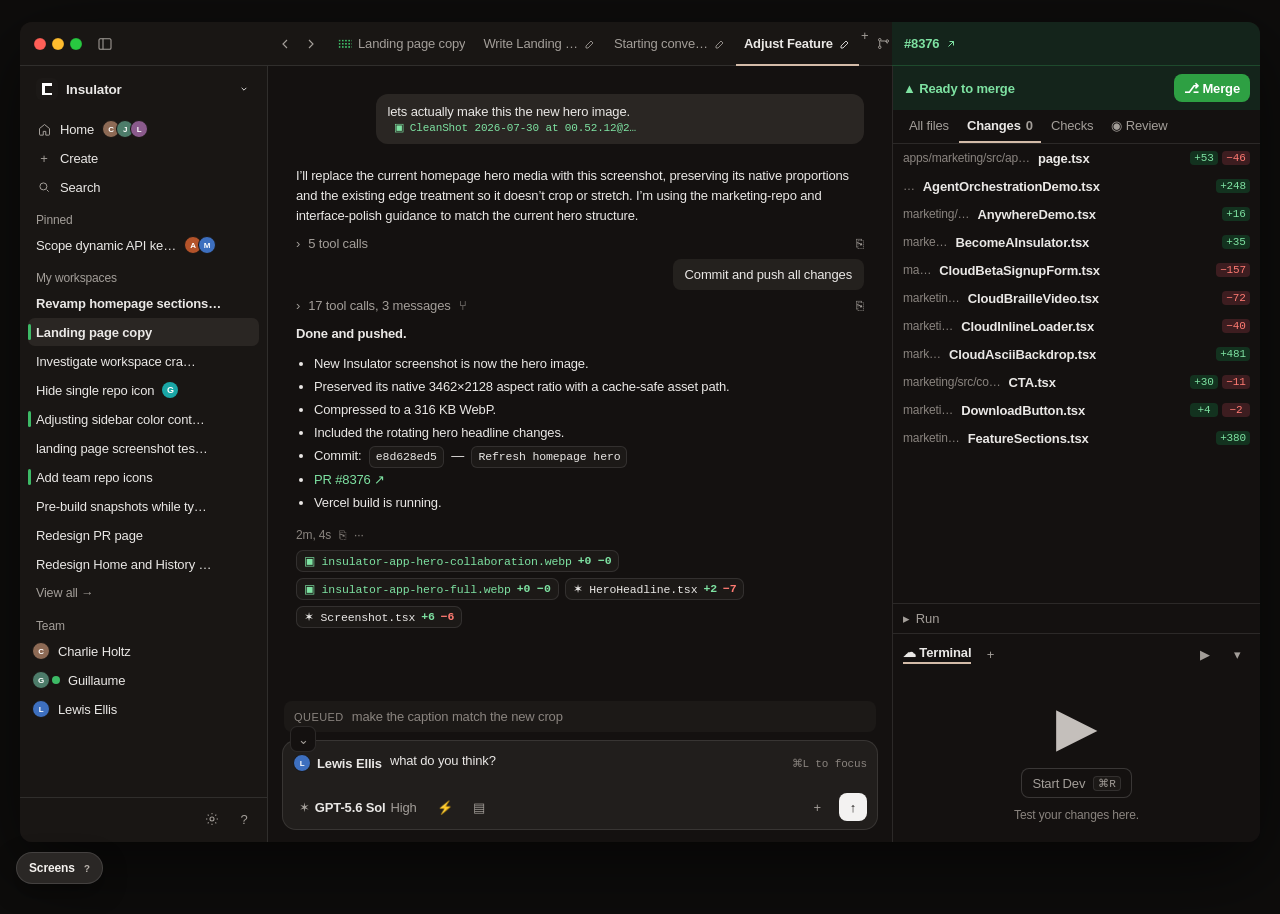
<file: app/ui/index.html>
<!DOCTYPE html>
<html lang="en" data-theme="dark">
<head>
  <meta charset="utf-8">
  <meta name="viewport" content="width=device-width, initial-scale=1">
  <title>Insulator</title>
  <link rel="stylesheet" href="styles.css">
</head>
<body>
  <div class="stage" id="stage">
    <button class="screen-fab" type="button" data-overlay-open="index">Screens <kbd>?</kbd></button>

    <div class="window" id="window" data-layout="chat">
      <div class="tleft">
        <div class="traffic" aria-hidden="true"><i class="r"></i><i class="y"></i><i class="g"></i></div>
        <button class="icon-btn" type="button" data-action="toggle-side" aria-label="Toggle sidebar">
          <svg width="16" height="16" viewBox="0 0 24 24" fill="none" stroke="currentColor" stroke-width="1.6"><rect x="3" y="4" width="18" height="16" rx="2"/><path d="M9 4v16"/></svg>
        </button>
        <span class="spacer"></span>
      </div>

      <div class="tabs">
        <div class="nav-arrows">
          <button class="icon-btn" type="button" data-action="back" aria-label="Back"><svg width="16" height="16" viewBox="0 0 24 24" fill="none" stroke="currentColor" stroke-width="1.7"><path d="M15 6 9 12l6 6"/></svg></button>
          <button class="icon-btn" type="button" data-action="forward" aria-label="Forward"><svg width="16" height="16" viewBox="0 0 24 24" fill="none" stroke="currentColor" stroke-width="1.7"><path d="m9 6 6 6-6 6"/></svg></button>
        </div>
        <button class="tab" type="button" data-tab="landing"><span class="matrix"></span><span class="label">Landing page copy</span></button>
        <button class="tab" type="button" data-tab="write"><span class="label">Write Landing …</span><svg width="12" height="12" viewBox="0 0 24 24" fill="none" stroke="currentColor" stroke-width="1.7"><path d="M4 20h4l10-10-4-4L4 16v4z"/></svg></button>
        <button class="tab" type="button" data-tab="starting"><span class="label">Starting conve…</span><svg width="12" height="12" viewBox="0 0 24 24" fill="none" stroke="currentColor" stroke-width="1.7"><path d="M4 20h4l10-10-4-4L4 16v4z"/></svg></button>
        <button class="tab is-on" type="button" data-tab="adjust"><span class="label">Adjust Feature</span><svg width="12" height="12" viewBox="0 0 24 24" fill="none" stroke="currentColor" stroke-width="1.7"><path d="M4 20h4l10-10-4-4L4 16v4z"/></svg></button>
        <button class="icon-btn" type="button" data-action="new-tab" aria-label="New chat">+</button>
        <div class="tab-tools">
          <button class="icon-btn" type="button" data-go="pr" aria-label="Branch"><svg width="15" height="15" viewBox="0 0 24 24" fill="none" stroke="currentColor" stroke-width="1.6"><circle cx="6" cy="6" r="2"/><circle cx="6" cy="18" r="2"/><circle cx="18" cy="8" r="2"/><path d="M6 8v8M8 8h6a4 4 0 0 1 4 4"/></svg></button>
          <button class="icon-btn" type="button" data-action="copy-link" aria-label="Copy link"><svg width="15" height="15" viewBox="0 0 24 24" fill="none" stroke="currentColor" stroke-width="1.6"><path d="M10 13a5 5 0 0 0 7.5.4l2-2a5 5 0 0 0-7-7l-1.2 1.2"/><path d="M14 11a5 5 0 0 0-7.5-.4l-2 2a5 5 0 0 0 7 7l1.2-1.2"/></svg></button>
          <span class="faces" aria-hidden="true"><i class="a1">L</i><i class="a3">G</i></span>
          <button class="icon-btn" type="button" data-action="toggle-rail" aria-label="Toggle changes panel"><svg width="16" height="16" viewBox="0 0 24 24" fill="none" stroke="currentColor" stroke-width="1.6"><rect x="3" y="4" width="18" height="16" rx="2"/><path d="M15 4v16"/></svg></button>
        </div>
      </div>

      <div class="prbar">
        <button class="ready" type="button" data-go="pr" style="background:none;color:inherit">#8376 <svg width="12" height="12" viewBox="0 0 24 24" fill="none" stroke="currentColor" stroke-width="2"><path d="M7 17 17 7M9 7h8v8"/></svg></button>
      </div>

      <aside class="sidebar">
        <button class="org" type="button" data-overlay-open="org">
          <span class="app-mark" aria-hidden="true">
            <svg viewBox="0 0 12 12" shape-rendering="crispEdges">
              <rect fill="currentColor" x="2" y="1" width="2" height="2"/><rect fill="currentColor" x="4" y="1" width="2" height="2"/><rect fill="currentColor" x="6" y="1" width="2" height="2"/><rect fill="currentColor" x="8" y="1" width="2" height="2"/>
              <rect fill="currentColor" x="2" y="3" width="2" height="2"/>
              <rect fill="currentColor" x="2" y="5" width="2" height="2"/>
              <rect fill="currentColor" x="2" y="7" width="2" height="2"/>
              <rect fill="currentColor" x="2" y="9" width="2" height="2"/><rect fill="currentColor" x="4" y="9" width="2" height="2"/><rect fill="currentColor" x="6" y="9" width="2" height="2"/><rect fill="currentColor" x="8" y="9" width="2" height="2"/>
            </svg>
          </span>
          <b id="org-name">Insulator</b>
          <svg class="right" width="14" height="14" viewBox="0 0 24 24" fill="none" stroke="currentColor" stroke-width="1.6"><path d="m8 10 4 4 4-4"/></svg>
        </button>
        <div class="side-scroll">
          <button class="row" type="button" data-go="home"><span class="ico"><svg width="15" height="15" viewBox="0 0 24 24" fill="none" stroke="currentColor" stroke-width="1.6"><path d="M4 10.5 12 4l8 6.5V20a1 1 0 0 1-1 1h-5v-6H10v6H5a1 1 0 0 1-1-1z"/></svg></span><span class="label">Home</span><span class="faces"><i class="a1">C</i><i class="a2">J</i><i class="a4">L</i></span></button>
          <button class="row" type="button" data-go="create"><span class="ico">+</span><span class="label">Create</span></button>
          <button class="row" type="button" data-overlay-open="palette"><span class="ico"><svg width="14" height="14" viewBox="0 0 24 24" fill="none" stroke="currentColor" stroke-width="1.7"><circle cx="11" cy="11" r="6"/><path d="m20 20-3.5-3.5"/></svg></span><span class="label">Search</span></button>
          <div class="section-label">Pinned</div>
          <button class="row" type="button" data-go="chat" data-tab="landing"><span class="label">Scope dynamic API ke…</span><span class="faces"><i class="a5">A</i><i class="a3">M</i></span></button>
          <div class="section-label">My workspaces</div>
          <button class="row is-strong" type="button" data-go="chat" data-tab="write"><span class="label">Revamp homepage sections…</span></button>
          <button class="row run is-selected" type="button" data-go="chat" data-tab="adjust" data-workspace="landing"><span class="label">Landing page copy</span></button>
          <button class="row" type="button" data-go="chat" data-tab="starting"><span class="label">Investigate workspace cra…</span></button>
          <button class="row" type="button" data-go="chat"><span class="label">Hide single repo icon</span><span class="dot">G</span></button>
          <button class="row run" type="button" data-go="chat"><span class="label">Adjusting sidebar color cont…</span></button>
          <button class="row" type="button" data-go="chat"><span class="label">landing page screenshot tes…</span></button>
          <button class="row run" type="button" data-go="chat"><span class="label">Add team repo icons</span></button>
          <button class="row" type="button" data-go="chat"><span class="label">Pre-build snapshots while ty…</span></button>
          <button class="row" type="button" data-go="pr"><span class="label">Redesign PR page</span></button>
          <button class="row" type="button" data-go="history"><span class="label">Redesign Home and History …</span></button>
          <button class="row view-all" type="button" data-go="history"><span class="label">View all →</span></button>
          <div class="section-label">Team</div>
          <div class="row team-row"><span class="avatar a1">C</span><span class="label">Charlie Holtz</span></div>
          <div class="row team-row"><span class="avatar a2">G</span><span class="presence"></span><span class="label">Guillaume</span></div>
          <div class="row team-row"><span class="avatar a3">L</span><span class="label">Lewis Ellis</span></div>
        </div>
        <div class="side-foot">
          <span class="spacer" style="flex:1"></span>
          <button class="icon-btn" type="button" data-go="settings" data-settings="account" aria-label="Settings"><svg width="16" height="16" viewBox="0 0 24 24" fill="none" stroke="currentColor" stroke-width="1.6"><circle cx="12" cy="12" r="3"/><path d="M12 3v2M12 19v2M3 12h2M19 12h2M5.6 5.6l1.4 1.4M17 17l1.4 1.4M18.4 5.6 17 7M7 17l-1.4 1.4"/></svg></button>
          <button class="icon-btn" type="button" data-overlay-open="shortcuts" aria-label="Help">?</button>
        </div>
      </aside>

      <aside class="settings-side" id="settings-side">
        <button class="settings-back" type="button" data-go="chat">‹ Workspaces</button>
        <div class="settings-title">Settings</div>
        <div class="set-nav">
          <input id="settings-search" type="search" placeholder="Search settings" aria-label="Search settings">
          <div class="gl">Personal</div>
          <button class="nav" type="button" data-settings="account">Account</button>
          <button class="nav" type="button" data-settings="appearance">Appearance</button>
          <button class="nav" type="button" data-settings="agents">Agents</button>
          <button class="nav" type="button" data-settings="git">Git</button>
          <button class="nav" type="button" data-settings="experimental">Experimental</button>
          <div class="gl">Organization</div>
          <button class="nav" type="button" data-settings="org">General</button>
          <div class="gl">Repositories</div>
          <button class="nav" type="button" data-settings="repo">insulator</button>
        </div>
      </aside>

      <main class="main">
        <section class="view" data-view="home">
          <div class="page">
            <h1>Home</h1>
            <p class="lede">Workspaces on this Mac. The matrix shows who is running, waiting, or ready to merge.</p>
            <div class="home-matrix">
              <span class="matrix"></span><span class="matrix gold"></span><span class="matrix teal"></span><span class="matrix violet"></span><span class="matrix blue"></span>
              <div><b>5 active</b><div class="small muted">2 ready to merge · 1 needs you</div></div>
              <button class="primary right" type="button" data-go="create">New workspace</button>
            </div>
            <h2>Recent</h2>
            <div class="list">
              <button class="row" type="button" data-go="chat" data-tab="adjust"><span class="matrix"></span><span class="label">Landing page copy</span><span class="meta">#8376 · Ready</span></button>
              <button class="row" type="button" data-go="chat" data-tab="write"><span class="matrix gold"></span><span class="label">Revamp homepage sections…</span><span class="meta">Running</span></button>
              <button class="row" type="button" data-go="chat"><span class="matrix teal"></span><span class="label">Adjusting sidebar color cont…</span><span class="meta">10h</span></button>
              <button class="row" type="button" data-go="history"><span class="label">View all workspaces →</span></button>
            </div>
          </div>
        </section>

        <section class="view" data-view="home-empty">
          <div class="empty">
            <div>
              <div class="app-mark"><svg viewBox="0 0 12 12" shape-rendering="crispEdges"><rect fill="currentColor" x="2" y="1" width="8" height="2"/><rect fill="currentColor" x="2" y="3" width="2" height="6"/><rect fill="currentColor" x="2" y="9" width="8" height="2"/></svg></div>
              <h1>No workspaces yet</h1>
              <p class="muted">Create the first isolated workspace for this repository.</p>
              <button class="primary" type="button" data-go="create">Create workspace <span class="kbd">⌘N</span></button>
            </div>
          </div>
        </section>

        <section class="view is-on" data-view="chat">
          <div class="transcript" id="transcript">
            <div data-thread="adjust">
              <div class="bubble">lets actually make this the new hero image. <span class="attach">▣ CleanShot 2026-07-30 at 00.52.12@2…</span></div>
              <div class="prose"><p>I’ll replace the current homepage hero media with this screenshot, preserving its native proportions and the existing edge treatment so it doesn’t crop or stretch. I’m using the marketing-repo and interface-polish guidance to match the current hero structure.</p></div>
              <button class="tool" type="button" data-action="toggle-tools"><span>›</span> 5 tool calls <span class="right">⎘</span></button>
              <div class="tool-detail" hidden>
                <div class="tool">Read HeroHeadline.tsx</div>
                <div class="tool">Read Screenshot.tsx</div>
                <div class="tool">Edit apps/marketing/src/app/page.tsx</div>
              </div>
              <div style="display:flex"><button class="action" type="button" data-action="commit">Commit and push all changes</button></div>
              <button class="tool" type="button"><span>›</span> 17 tool calls, 3 messages <span>⑂</span> <span class="right">⎘</span></button>
              <p><b>Done and pushed.</b></p>
              <ul class="bullets">
                <li>New Insulator screenshot is now the hero image.</li>
                <li>Preserved its native 3462×2128 aspect ratio with a cache-safe asset path.</li>
                <li>Compressed to a 316 KB WebP.</li>
                <li>Included the rotating hero headline changes.</li>
                <li>Commit: <span class="hash">e8d628ed5</span> — <span class="hash">Refresh homepage hero</span></li>
                <li><button class="link" type="button" data-go="pr">PR #8376 ↗</button></li>
                <li>Vercel build is running.</li>
              </ul>
              <div class="meta-line"><span>2m, 4s</span><span>⎘</span><span>···</span></div>
              <div class="file-row-chips">
                <button class="filechip add" type="button" data-go="diff">▣ insulator-app-hero-collaboration.webp <b>+0 −0</b></button>
                <button class="filechip add" type="button" data-go="diff">▣ insulator-app-hero-full.webp <b>+0 −0</b></button>
                <button class="filechip" type="button" data-go="diff">✶ HeroHeadline.tsx <b class="add">+2</b> <b class="sub">−7</b></button>
                <button class="filechip" type="button" data-go="diff">✶ Screenshot.tsx <b class="add">+6</b> <b class="sub">−6</b></button>
              </div>
            </div>
            <div data-thread="landing" hidden>
              <div class="prose"><p>Scope the dynamic API keys section so the hero and the docs stay in agreement. I’ll keep the copy in the marketing repo and leave the settings screens alone.</p></div>
              <p class="muted">Waiting on a plan review.</p>
            </div>
            <div data-thread="write" hidden>
              <div class="prose"><p>Drafting the homepage sections so the hero, the feature grid, and the sidebar stay in the same layout.</p></div>
              <button class="tool" type="button"><span>›</span> 3 tool calls</button>
            </div>
            <div data-thread="starting" hidden>
              <div class="prose"><p>Looking through workspace creation so the empty home state can offer a first workspace without a dead end.</p></div>
            </div>
          </div>
          <div class="queued" id="queued"><em>Queued</em> <span>make the caption match the new crop</span></div>
          <div class="composer-wrap">
            <button class="jump" type="button" data-action="jump" aria-label="Jump to latest">⌄</button>
            <div class="composer">
              <div class="composer-top">
                <span class="who"><span class="avatar a3">L</span> Lewis Ellis</span>
                <textarea id="draft" rows="1" aria-label="Message">what do you think?</textarea>
                <button class="focus-hint" type="button" data-action="focus-draft">⌘L to focus</button>
              </div>
              <div class="composer-bot">
                <button class="model-btn" type="button" data-overlay-open="model"><span>✶</span> <strong>GPT-5.6 Sol</strong> High</button>
                <button class="ghost bolt" type="button" data-action="fast" aria-label="Fast mode">⚡</button>
                <button class="ghost" type="button" data-overlay-open="context" aria-label="Context">▤</button>
                <span class="grow"></span>
                <button class="ghost" type="button" data-action="attach" aria-label="Add">+</button>
                <button class="send" type="button" data-action="send" aria-label="Send">↑</button>
              </div>
            </div>
          </div>
        </section>

        <section class="view diff" data-view="diff" id="diff-view">
          <div class="diff-head">
            <b id="diff-title">No file selected</b>
            <label class="small muted"><input type="checkbox" id="viewed"> Viewed</label>
            <span class="grow"></span>
            <div class="seg" role="group" aria-label="Diff layout">
              <button type="button" class="is-on" data-action="unified">Unified</button>
              <button type="button" data-action="split">Split</button>
            </div>
          </div>
          <div class="diff-scroll">
            <table class="diff-table unified">
              <tbody id="diff-body">
                <tr><td class="ln">42</td><td> export function Hero() {</td></tr>
                <tr class="del"><td class="ln">43</td><td>-  return &lt;img src="/old-hero.png" alt="" /&gt;</td></tr>
                <tr class="add"><td class="ln">43</td><td>+  return (</td></tr>
                <tr class="add"><td class="ln">44</td><td>+    &lt;img</td></tr>
                <tr class="add"><td class="ln">45</td><td>+      src="/insulator-app-hero-light.webp"</td></tr>
                <tr class="add"><td class="ln">46</td><td>+      alt="Insulator app showing collaborative agent chats"</td></tr>
                <tr class="add"><td class="ln">47</td><td>+      width={3022}</td></tr>
                <tr class="add"><td class="ln">48</td><td>+      height={1954}</td></tr>
                <tr class="add"><td class="ln">49</td><td>+    /&gt;</td></tr>
                <tr class="add"><td class="ln">50</td><td>+  )</td></tr>
                <tr><td class="ln">51</td><td> }</td></tr>
              </tbody>
            </table>
            <div class="split">
              <pre class="before">export function Hero() {
  return &lt;img src="/old-hero.png" alt="" /&gt;
}</pre>
              <pre class="after">export function Hero() {
  return (
    &lt;img
      src="/insulator-app-hero-light.webp"
      width={3022}
      height={1954}
    /&gt;
  )
}</pre>
            </div>
            <div class="comment">
              <header><span class="avatar a3">L</span> Lewis Ellis <span class="muted small">on line 46</span></header>
              Keep the native aspect ratio in the caption too.
              <div class="row-actions">
                <button class="btn" type="button" data-action="send-comment">Send to agent</button>
                <button class="btn" type="button" data-action="resolve">Resolve</button>
              </div>
            </div>
          </div>
        </section>

        <section class="view" data-view="pr">
          <div class="page" style="padding-top:12px">
            <div class="diff-head" style="padding-left:0;border:0">
              <h1 style="margin:0">Refresh homepage hero</h1>
              <span class="pill">#8376</span>
              <span class="grow"></span>
              <button class="btn" type="button" data-action="open-pr">Open in GitHub</button>
              <button class="merge" type="button" data-action="merge-pr">Merge</button>
            </div>
            <div class="pr-card">
              <div class="pr-grid">
                <div>Branch</div><div class="mono">landing-page-copy → main</div>
                <div>Review</div><div><button class="link" type="button" data-go="chat" data-rail="review">1 comment unresolved</button></div>
                <div>Checks</div><div><button class="link" type="button" data-go="chat" data-rail="checks">Vercel · GitHub Actions passing</button></div>
                <div>Merge</div><div><span class="pill">Ready to merge</span></div>
              </div>
            </div>
            <h2>Description</h2>
            <p>Replaces the homepage hero with the current app screenshot. Keeps the native 3022×1954 frame, compresses to WebP, and updates the rotating headline beside it.</p>
            <h2>Activity</h2>
            <div class="activity">
              <article><span class="avatar a3">L</span><div><b>Lewis Ellis</b> requested a caption tweak <div class="small muted">12m ago · edited</div></div></article>
              <article><span class="avatar a2">G</span><div><b>Guillaume</b> approved <div class="small muted">4m ago</div></div></article>
            </div>
          </div>
        </section>

        <section class="view" data-view="create">
          <div class="create">
            <div class="create-box">
              <h1>New workspace</h1>
              <textarea id="create-prompt" placeholder="What should this workspace do?"></textarea>
              <div class="create-row">
                <button class="btn" type="button" id="create-from" data-action="create-menu">Create from <b id="create-source">New branch</b> ▾</button>
                <div class="menu" id="create-menu">
                  <button type="button" data-source="New branch">New branch</button>
                  <button type="button" data-source="Existing branch">Existing branch</button>
                  <button type="button" data-source="GitHub PR">GitHub PR</button>
                  <button type="button" data-source="Linear issue">Linear issue</button>
                </div>
                <span class="muted" id="repo-label">repository</span>
                <button class="primary right" type="button" data-action="create-workspace">Create</button>
              </div>
            </div>
          </div>
        </section>

        <section class="view settings" data-view="settings">
            <div class="set-page" data-settings-page="account">
              <h1>Account</h1>
              <p class="lede">This profile is used on this Mac.</p>
              <div class="field"><div><b>Name</b><p>Shown on comments and presence.</p></div><input class="input" value="Lewis Ellis" aria-label="Name"></div>
              <div class="field"><div><b>Email</b><p>lewis@insulator.dev</p></div><span class="avatar a3">L</span></div>
              <div class="field"><div><b>Notifications</b><p>Ping when an agent is waiting or a plan needs review.</p></div><button class="toggle is-on" type="button" data-action="toggle" aria-pressed="true"><i></i></button></div>
              <div class="field"><div><b>Notification sound</b><p>Plays when a workspace needs you.</p></div>
                <select class="select" aria-label="Notification sound"><option>Default</option><option>Quack</option><option>None</option></select>
              </div>
              <div class="field"><div><b>Preview</b><p>Play the current sound once.</p></div><button class="btn" type="button" data-action="toast" data-toast="Played notification sound">Test sound</button></div>
            </div>
            <div class="set-page" data-settings-page="appearance">
              <h1>Appearance</h1>
              <p class="lede">Light matches the desktop app. Dark uses the night tokens.</p>
              <div class="field"><div><b>Theme</b><p>Applies to this window immediately.</p></div>
                <div class="seg"><button type="button" data-theme-set="light" id="theme-light">Light</button><button type="button" data-theme-set="dark" class="is-on" id="theme-dark">Dark</button></div>
              </div>
              <div class="field"><div><b>Monospace</b><p>Diffs, commits, and shortcuts.</p></div>
                <select class="select" aria-label="Monospace font"><option>SF Mono</option><option>Geist Mono</option><option>iA Writer Mono</option></select>
              </div>
            </div>
            <div class="set-page is-on" data-settings-page="agents">
              <h1>Agents</h1>
              <p class="lede">Insulator runs Claude Code, Codex, Cursor, and OpenCode.</p>
              <div class="agent-card"><div class="grow"><b>Claude Code</b><p class="muted small">On this Mac · default model Opus 5.5</p></div><span class="pill">Connected</span></div>
              <div class="agent-card"><div class="grow"><b>Codex</b><p class="muted small">On this Mac · default model GPT-5.6 Sol</p></div><span class="pill">Connected</span></div>
              <div class="agent-card"><div class="grow"><b>Cursor</b><p class="muted small">Grok 4.7 via Cursor Agent 1.0</p></div><span class="pill">Connected</span></div>
              <div class="agent-card"><div class="grow"><b>OpenCode</b><p class="muted small">Bundled 2.0</p></div><span class="pill">Connected</span></div>
            </div>
            <div class="set-page" data-settings-page="git">
              <h1>Git</h1>
              <p class="lede">Branch names, archive, and what gets written into pull requests.</p>
              <div class="field"><div><b>Automatically rename new branches</b><p>Name the branch from the first message. Turn this off to keep the placeholder.</p></div><button class="toggle is-on" type="button" data-action="toggle"><i></i></button></div>
              <div class="field"><div><b>Archive on merge</b><p>Leave the sidebar when the pull request merges.</p></div><button class="toggle is-on" type="button" data-action="toggle"><i></i></button></div>
              <div class="field"><div><b>Delete branch on archive</b><p>Remove the workspace branch when you archive it.</p></div><button class="toggle" type="button" data-action="toggle"><i></i></button></div>
              <div class="field"><div><b>Include link to workspace in PR description</b><p>So teammates can open the same chat. Moved here from organization preferences.</p></div><button class="toggle" type="button" data-action="toggle"><i></i></button></div>
            </div>
            <div class="set-page" data-settings-page="experimental">
              <h1>Experimental</h1>
              <p class="lede">These change the sidebar and how a workspace is tested.</p>
              <div class="field"><div><b>Workspace status matrix</b><p>Show the dot-matrix state in the sidebar, Home, and workspace tabs. You will see it after you go back to Workspaces.</p></div><button class="toggle" type="button" id="matrix-toggle" data-action="matrix"><i></i></button></div>
              <div class="field"><div><b>Spotlight testing</b><p>Mirror the workspace into the root checkout while you test. One workspace at a time.</p></div><button class="toggle" type="button" data-action="toggle"><i></i></button></div>
            </div>
            <div class="set-page" data-settings-page="org">
              <h1>Organization</h1>
              <p class="lede">Shown in the switcher and in the iOS app.</p>
              <div class="field"><div><b>Name</b><p>Insulator</p></div><input class="input" value="Insulator" aria-label="Organization name"></div>
              <div class="field"><div><b>Avatar</b><p>Used everywhere the org icon appears.</p></div><span class="app-mark"></span></div>
              <div class="field"><div><b>Automerge</b><p>Merge a pull request when reviews and required checks are green.</p></div><button class="toggle" type="button" data-action="toggle"><i></i></button></div>
              <div class="field"><div><b>Treat optional checks as blocking</b><p>Optional GitHub checks must pass before merge.</p></div><button class="toggle" type="button" data-action="toggle"><i></i></button></div>
            </div>
            <div class="set-page" data-settings-page="repo">
              <h1>insulator</h1>
              <p class="lede">Scripts and review guidance for this repository.</p>
              <div class="seg" id="script-scope" role="group" aria-label="Script scope">
                <button type="button" class="is-on" data-script-scope="personal">Personal</button>
                <button type="button" data-script-scope="shared">Shared</button>
              </div>
              <div data-script-panel="personal">
                <p class="lede">On this Mac only. Stored in <span class="mono">.insulator/settings.local.toml</span>.</p>
                <h2>Scripts</h2>
                <div class="field"><div><b>Setup</b><p>Runs when a local workspace is created.</p></div></div>
                <div class="script-box">pnpm install</div>
                <div class="field"><div><b>Run</b><p>Start Dev and the Run pane.</p></div></div>
                <div class="script-box">pnpm dev</div>
                <div class="field"><div><b>Archive</b><p>Cleanup when you archive the workspace.</p></div></div>
                <div class="script-box">rm -rf node_modules</div>
              </div>
              <div data-script-panel="shared" hidden>
                <p class="lede">Committed for the team in <span class="mono">.insulator/settings.toml</span>. Insulator picks this up after it merges to main.</p>
                <h2>Scripts</h2>
                <div class="field"><div><b>Setup</b><p>Shared install for every new workspace.</p></div></div>
                <div class="script-box">pnpm install --frozen-lockfile</div>
                <div class="field"><div><b>Run</b><p>Start Dev and the Run pane on this Mac.</p></div></div>
                <div class="script-box">pnpm dev --port "$INSULATOR_PORT"</div>
                <div class="field"><div><b>Archive</b></div></div>
                <div class="script-box">rm -rf .next</div>
              </div>
              <h2>Files to copy</h2>
              <p class="muted small">Gitignored files copied into each new local workspace.</p>
              <div class="script-box">.env*
config/*.local.json</div>
              <h2>Environment variables</h2>
              <div class="field"><div><b>ANTHROPIC_BASE_URL</b><p>Top-level. Used by local agents.</p></div><span class="mono small">https://api.example.com</span></div>
              <div class="field"><div><b>LOCAL_AGENT_MODE</b><p>Local only.</p></div><span class="mono small">1</span></div>
              <h2>Code review preferences</h2>
              <textarea class="input review-box" aria-label="Review prompt">Prioritize visual regressions, layout shift, and missing alt text.</textarea>
            </div>
        </section>

        <section class="view" data-view="routines">
          <div class="page">
            <div style="display:flex;align-items:center"><h1>Routines</h1><button class="primary right" type="button" data-go="routine">New routine</button></div>
            <p class="lede">Run an agent when a pull request opens, on a schedule, or on weekdays.</p>
            <div class="list">
              <button class="row" type="button" data-go="routine"><span class="label">Address high severity PRs</span><span class="pill">Active</span></button>
              <button class="row" type="button" data-go="routine"><span class="label">Weekday snapshot</span><span class="meta">Mon–Fri 9:00</span></button>
              <button class="row" type="button" data-go="routine"><span class="label">Label follow-up</span><span class="meta">Paused</span></button>
            </div>
          </div>
        </section>

        <section class="view" data-view="routine">
          <div class="page">
            <h1>Address high severity PRs</h1>
            <div class="routine-head">
              <button class="toggle is-on" type="button" data-action="toggle" aria-label="Active"><i></i></button>
              <span>Active</span>
              <span class="muted">|</span>
              <button class="btn" type="button">insulator ▾</button>
              <span class="avatar a5">T</span>
              <span class="muted">By Tywinner</span>
            </div>
            <h2>Triggers</h2>
            <div class="trigger">
              <div class="trigger-top">
                <span>⑂</span>
                <span class="chip">Pull request</span>
                <span class="chip">opened</span>
                <button class="right icon-btn" type="button" aria-label="Remove trigger">×</button>
              </div>
              <div class="filters">
                <span class="chip"><span>🏷</span> Label <span class="muted">is</span> <span class="dot-label"></span> severity:high <button type="button" aria-label="Remove">×</button></span>
                <span class="chip">Author <span class="muted">is</span> tywenk <button type="button" aria-label="Remove">×</button></span>
                <button class="btn" type="button">+ Filter</button>
              </div>
            </div>
            <button class="btn" type="button">+ Add trigger</button>
          </div>
        </section>

        <section class="view" data-view="loadouts">
          <div class="page">
            <h1>Loadouts</h1>
            <p class="lede">Share a model mix. Teammates equip it in one click.</p>
            <div class="starfield">
              <div class="loadout">
                <header>
                  <span class="app-mark"><svg viewBox="0 0 12 12"><rect fill="currentColor" x="2" y="1" width="8" height="2"/><rect fill="currentColor" x="2" y="3" width="2" height="6"/><rect fill="currentColor" x="2" y="9" width="8" height="2"/></svg></span>
                  <button class="equip" type="button" data-action="toast" data-toast="Equipped Jackson's loadout">↓ Equip</button>
                </header>
                <div class="load-title"><span class="avatar a2">J</span> Jackson's loadout</div>
                <div class="load-grid">
                  <article><div class="pixel-bug">▣</div><div><h3>Fable 5.1</h3><p>High</p></div></article>
                  <article><div style="font-size:28px;color:#7aa2ff">☁</div><div><h3>GPT-6 Astra</h3><p>High</p></div></article>
                  <article><div style="font-size:28px;color:#7aa2ff">☁</div><div><h3>GPT-5.6 Sol</h3><p>High ⚡</p></div></article>
                </div>
              </div>
            </div>
          </div>
        </section>

        <section class="view" data-view="dashboard">
          <div class="page">
            <h1>Dashboard</h1>
            <p class="lede">Today across insulator.</p>
            <div class="cards">
              <div class="card"><div class="n">5</div><div class="l">Agents running</div></div>
              <div class="card"><div class="n">2</div><div class="l">Ready to merge</div></div>
              <div class="card"><div class="n">14</div><div class="l">Checks green</div></div>
              <div class="card"><div class="n">3</div><div class="l">Waiting on you</div></div>
            </div>
            <h2>Status</h2>
            <div class="home-matrix">
              <span class="matrix"></span><span class="matrix gold"></span><span class="matrix"></span><span class="matrix violet"></span>
              <span>Landing page copy is ready. Revamp homepage sections is still writing.</span>
            </div>
          </div>
        </section>

        <section class="view" data-view="history">
          <div class="page">
            <h1>All workspaces</h1>
            <input class="input" style="width:100%;margin:8px 0" placeholder="Filter by branch, repo, or PR" aria-label="Filter workspaces">
            <div class="filters-inline" id="history-filters">
              <button class="chip is-on" type="button" data-filter="active">Active</button>
              <button class="chip" type="button" data-filter="archived">Archived</button>
              <button class="chip" type="button" data-filter="ready">Ready to merge</button>
            </div>
            <div class="list" id="history-list">
              <button class="row" type="button" data-go="chat"><span class="matrix"></span><span class="label">Landing page copy</span><span class="meta">#8376</span></button>
              <button class="row" type="button" data-go="chat"><span class="label">Revamp homepage sections</span><span class="meta">Running</span></button>
              <div class="row" data-archived="true"><span class="label">Hero experiment</span><span class="meta">Archived</span><button class="btn" type="button" data-action="restore">Restore</button></div>
            </div>
          </div>
        </section>
      </main>

      <aside class="rail is-term-open" id="rail">
        <div class="rail-status">
          <span class="ready">▲ Ready to merge</span>
          <button class="merge" type="button" data-go="pr">⎇ Merge</button>
        </div>
        <div class="rail-tabs">
          <button class="text-tab" type="button" data-rail="files">All files</button>
          <button class="rail-tab is-on" type="button" data-rail="changes">Changes <span class="muted" id="changes-count">0</span></button>
          <button class="rail-tab" type="button" data-rail="checks">Checks</button>
          <button class="rail-tab" type="button" data-rail="review">◉ Review</button>
        </div>
        <div class="rail-panel is-on" data-rail-panel="changes" id="file-list">
          <button class="frow" type="button" data-go="diff" data-file="page"><span class="path">apps/marketing/src/ap…</span><span class="name">page.tsx</span><span class="counts"><span class="count pos">+53</span><span class="count neg">−46</span></span></button>
          <button class="frow" type="button" data-go="diff"><span class="path">…</span><span class="name">AgentOrchestrationDemo.tsx</span><span class="counts"><span class="count pos">+248</span></span></button>
          <button class="frow" type="button" data-go="diff"><span class="path">marketing/…</span><span class="name">AnywhereDemo.tsx</span><span class="counts"><span class="count pos">+16</span></span></button>
          <button class="frow" type="button" data-go="diff"><span class="path">marke…</span><span class="name">BecomeAInsulator.tsx</span><span class="counts"><span class="count pos">+35</span></span></button>
          <button class="frow" type="button" data-go="diff"><span class="path">ma…</span><span class="name">CloudBetaSignupForm.tsx</span><span class="counts"><span class="count neg">−157</span></span></button>
          <button class="frow" type="button" data-go="diff"><span class="path">marketin…</span><span class="name">CloudBrailleVideo.tsx</span><span class="counts"><span class="count neg">−72</span></span></button>
          <button class="frow" type="button" data-go="diff"><span class="path">marketi…</span><span class="name">CloudInlineLoader.tsx</span><span class="counts"><span class="count neg">−40</span></span></button>
          <button class="frow" type="button" data-go="diff"><span class="path">mark…</span><span class="name">CloudAsciiBackdrop.tsx</span><span class="counts"><span class="count pos">+481</span></span></button>
          <button class="frow" type="button" data-go="diff"><span class="path">marketing/src/co…</span><span class="name">CTA.tsx</span><span class="counts"><span class="count pos">+30</span><span class="count neg">−11</span></span></button>
          <button class="frow" type="button" data-go="diff"><span class="path">marketi…</span><span class="name">DownloadButton.tsx</span><span class="counts"><span class="count pos">+4</span><span class="count neg">−2</span></span></button>
          <button class="frow" type="button" data-go="diff"><span class="path">marketin…</span><span class="name">FeatureSections.tsx</span><span class="counts"><span class="count pos">+380</span></span></button>
        </div>
        <div class="rail-panel" data-rail-panel="files">
          <button class="frow" type="button"><span class="name">apps/</span></button>
          <button class="frow tree-item" type="button" data-go="diff"><span class="name">marketing/src/app/page.tsx</span></button>
          <button class="frow tree-item" type="button"><span class="name">marketing/src/components/</span></button>
          <button class="frow" type="button"><span class="name">packages/</span></button>
          <button class="frow" type="button"><span class="name">.context/</span></button>
        </div>
        <div class="rail-panel" data-rail-panel="checks">
          <div class="check"><span class="pill">Git</span><div><b>Clean, 1 ahead of main</b><p>landing-page-copy</p></div></div>
          <div class="check"><span class="pill">CI</span><div><b>GitHub Actions</b><p>build · 2m 14s</p></div></div>
          <div class="check"><span class="pill">Deploy</span><div><b>Vercel preview</b><p>Ready</p></div></div>
          <div class="check"><span class="pill wait">Comments</span><div><b>1 unresolved</b><p>Caption on the hero</p></div></div>
          <div class="check"><span class="pill">Todos</span><div><b>None open</b><p>Merge is not blocked</p></div></div>
          <div class="row-actions" style="padding:10px">
            <button class="btn" type="button" data-action="fix-errors">Fix errors</button>
            <button class="btn" type="button" data-action="pull">Pull latest</button>
          </div>
        </div>
        <div class="rail-panel" data-rail-panel="review">
          <div class="check"><span class="sev high">HIGH</span><div><b>Hero can overflow the fold</b><p>The 3022×1954 frame needs the same mask on small windows.</p></div></div>
          <div class="check"><span class="sev med">MED</span><div><b>Alt text drops the changes panel</b><p>The public caption mentions chats and the changes panel.</p></div></div>
          <div class="check"><span class="sev low">LOW</span><div><b>Compression comment</b><p>316 KB is stated twice.</p></div></div>
          <div class="row-actions" style="padding:10px"><button class="btn" type="button" data-go="diff">Open diff</button></div>
        </div>
        <div class="rail-bottom">
          <button class="run-head" type="button" data-action="toggle-run"><span id="run-chev">▸</span> Run</button>
          <div class="run-body mono" id="run-log">
            <div>$ pnpm dev</div>
            <div>ready on http://localhost:5173</div>
            <div class="muted">INSULATOR_PORT=5173</div>
          </div>
          <div class="term-head">
            <button class="term-tab" type="button" data-action="toggle-term">☁ Terminal</button>
            <button class="icon-btn" type="button" aria-label="New terminal">+</button>
            <span class="grow"></span>
            <button class="icon-btn" type="button" data-action="toggle-term" aria-label="Run">▶</button>
            <button class="icon-btn" type="button">▾</button>
          </div>
          <div class="term-body" id="term-body">
            <div class="play">▶</div>
            <button class="start" type="button" data-action="start-dev">Start Dev <kbd>⌘R</kbd></button>
            <div class="hint">Test your changes here.</div>
          </div>
        </div>
      </aside>
    </div>

    <div class="phone-wrap" id="phone-wrap">
      <div class="phone" id="phone">
        <div class="phone-status"><span>9:41</span><span>● ● LTE</span></div>
        <section class="view" data-ios="list">
          <div class="ios-top">
            <span class="avatar a1">C</span>
            <button class="ios-pill" type="button" data-overlay-open="org">Insulator ▾</button>
          </div>
          <div class="ios-scroll">
            <div class="ios-label">Pinned</div>
            <button class="ios-row" type="button" data-go="ios-chat"><span class="matrix"></span><span><b>iOS App Redesign</b><small>Insulator Native</small></span><span class="when">Now</span></button>
            <button class="ios-row" type="button" data-go="ios-chat"><span class="matrix teal"></span><span><b>Welcome Screen Tweaks</b><small>Insulator Native</small></span><span class="when">2m</span></button>
            <button class="ios-row" type="button" data-go="ios-chat"><span class="matrix gold"></span><span><b>iPhone Duo Adaptation</b><small>Insulator Native</small></span><span class="when">1h</span></button>
            <button class="ios-row" type="button" data-go="ios-chat"><span class="matrix"></span><span><b>Payment Integration</b><small>Insulator Native</small></span><span class="when">1h</span></button>
            <button class="ios-row" type="button" data-go="ios-chat"><span class="matrix violet"></span><span><b>User Management</b><small>Insulator Native</small></span><span class="when">1h</span></button>
            <button class="ios-row" type="button" data-go="ios-merge"><span class="matrix violet"></span><span><b>Icons Details Update</b><small>Insulator Native</small></span><span class="when">1h</span></button>
          </div>
        </section>
        <section class="view" data-ios="chat">
          <div class="ios-top">
            <button type="button" data-go="ios-list">‹ List</button>
            <b>Landing page copy</b>
            <button type="button" data-go="ios-merge">Merge</button>
          </div>
          <div class="ios-chat">
            <div class="ios-msg user">lets actually make this the new hero image.</div>
            <div class="ios-msg agent">Done and pushed. PR #8376 is ready to merge. Vercel is green.</div>
          </div>
          <div class="queue" id="ios-queue">
            <div class="q-item" draggable="true"><button type="button" data-move="up" aria-label="Move up">↑</button><span class="q-label">Caption pass</span><button type="button" data-move="down" aria-label="Move down">↓</button></div>
            <div class="q-item" draggable="true"><button type="button" data-move="up" aria-label="Move up">↑</button><span class="q-label">Check the fold on a phone</span><button type="button" data-move="down" aria-label="Move down">↓</button></div>
          </div>
          <div class="ios-compose">
            <textarea id="ios-draft" rows="1" placeholder="Message"></textarea>
          </div>
        </section>
        <section class="view" data-ios="merge">
          <div class="ios-top"><button type="button" data-go="ios-chat">‹ Chat</button><b>#8376</b><span></span></div>
          <div class="ios-chat">
            <div class="ios-msg agent">Refresh homepage hero is ready. Checks are green and Guillaume approved.</div>
          </div>
          <div class="sheet-ios">
            <div class="handle"></div>
            <b>Ready to merge</b>
            <p class="small" style="color:#aeaeb2">landing-page-copy → main</p>
            <button class="merge" type="button" data-action="toast" data-toast="Merged from iPhone" style="width:100%;justify-content:center;margin-top:10px">Merge pull request</button>
          </div>
        </section>
      </div>
    </div>

    <div class="overlay" data-overlay="index">
      <div class="backdrop" data-overlay-close></div>
      <div class="index">
        <header><b>Screens</b>
          <div class="seg"><button type="button" data-theme-set="light" id="idx-light">Light</button><button type="button" data-theme-set="dark" class="is-on" id="idx-dark">Dark</button></div>
        </header>
        <div class="body">
          <div class="gl">Desktop</div>
          <button class="jump-screen" type="button" data-go="home">Home</button>
          <button class="jump-screen" type="button" data-go="home-empty">Home, empty</button>
          <button class="jump-screen" type="button" data-go="chat" data-rail="changes">Workspace chat</button>
          <button class="jump-screen" type="button" data-go="diff">Diff</button>
          <button class="jump-screen" type="button" data-go="chat" data-rail="checks">Checks</button>
          <button class="jump-screen" type="button" data-go="chat" data-rail="review">Review</button>
          <button class="jump-screen" type="button" data-go="chat" data-rail="files">All files</button>
          <button class="jump-screen" type="button" data-go="chat" data-footer="run">Run</button>
          <button class="jump-screen" type="button" data-go="chat" data-footer="terminal">Terminal</button>
          <button class="jump-screen" type="button" data-go="pr">Pull request</button>
          <button class="jump-screen" type="button" data-go="create">Create workspace</button>
          <button class="jump-screen" type="button" data-go="routines">Routines</button>
          <button class="jump-screen" type="button" data-go="routine">Routine editor</button>
          <button class="jump-screen" type="button" data-go="loadouts">Loadouts</button>
          <button class="jump-screen" type="button" data-go="dashboard">Dashboard</button>
          <button class="jump-screen" type="button" data-go="history">All workspaces</button>
          <div class="gl">Settings</div>
          <button class="jump-screen" type="button" data-go="settings" data-settings="agents">Agents</button>
          <button class="jump-screen" type="button" data-go="settings" data-settings="git">Git</button>
          <button class="jump-screen" type="button" data-go="settings" data-settings="appearance">Appearance</button>
          <button class="jump-screen" type="button" data-go="settings" data-settings="experimental">Experimental</button>
          <button class="jump-screen" type="button" data-go="settings" data-settings="repo">Repository</button>
          <div class="gl">Overlays</div>
          <button class="jump-screen" type="button" data-overlay-open="palette">Command palette</button>
          <button class="jump-screen" type="button" data-overlay-open="search">Search in files</button>
          <button class="jump-screen" type="button" data-overlay-open="model">Model picker</button>
          <button class="jump-screen" type="button" data-overlay-open="mcp">MCP servers</button>
          <button class="jump-screen" type="button" data-overlay-open="shortcuts">Keyboard shortcuts</button>
          <button class="jump-screen" type="button" data-overlay-open="org">Organization switcher</button>
          <div class="gl">iPhone</div>
          <button class="jump-screen" type="button" data-go="ios-list">Workspace list</button>
          <button class="jump-screen" type="button" data-go="ios-chat">Chat and queue</button>
          <button class="jump-screen" type="button" data-go="ios-merge">Merge sheet</button>
        </div>
      </div>
    </div>

    <div class="overlay" data-overlay="palette">
      <div class="backdrop" data-overlay-close></div>
      <div class="palette" role="dialog" aria-label="Command palette">
        <header><span>⌕</span><input id="palette-input" placeholder="Search workspaces and actions"></header>
        <div id="palette-list">
          <button class="pal-item" type="button" data-go="chat" data-tab="adjust"><span class="matrix"></span> Landing page copy <kbd>⌘1</kbd></button>
          <button class="pal-item" type="button" data-go="home">Home</button>
          <button class="pal-item" type="button" data-go="create">Create workspace <kbd>⌘N</kbd></button>
          <button class="pal-item" type="button" data-overlay-open="search">Search in files <kbd>⌘⇧F</kbd></button>
          <button class="pal-item" type="button" data-go="settings" data-settings="agents">Settings <kbd>⌘,</kbd></button>
          <button class="pal-item" type="button" data-go="pr">Pull request #8376</button>
          <button class="pal-item" type="button" data-go="routines">Routines</button>
          <button class="pal-item" type="button" data-go="dashboard">Dashboard</button>
          <button class="pal-item" type="button" data-overlay-open="shortcuts">Keyboard shortcuts <kbd>⌘/</kbd></button>
        </div>
      </div>
    </div>

    <div class="overlay" data-overlay="search">
      <div class="backdrop" data-overlay-close></div>
      <div class="pop" role="dialog" aria-label="Search in files">
        <header><span>⌕</span><input id="file-query" value="useQuery" aria-label="Search query"></header>
        <div class="search-tools">
          <button type="button" data-search-flag="case" class="is-on">Aa</button>
          <button type="button" data-search-flag="word">ab</button>
          <button type="button" data-search-flag="regex">.*</button>
          <span class="right muted" id="search-count">7 matches in 3 files</span>
        </div>
        <div class="body" id="search-results">
          <div class="match">
            <h3><span class="sev" style="background:#3178c6;color:#fff">TS</span> FileAPI.ts <em>src/client/frontends/desktop/core/src/insulator/</em> <span class="right">3</span></h3>
            <pre><span class="hit">useQuery,</span>
export function useWorkspaceFiles(target: WorkspaceFileTarget) {
  return useQuery({</pre>
          </div>
          <div class="match">
            <h3><span class="sev" style="background:#3178c6;color:#fff">TS</span> FilePickerDialog.tsx <em>src/client/frontends/desktop/ui/src/components/</em> <span class="right">2</span></h3>
            <pre>import { useFuzzyFileSearch } from "@core/insulator/FileAPI";
const { data: searchResults, isFetching } = useFuzzyFileSearch(</pre>
          </div>
          <div class="match">
            <h3><span class="sev" style="background:#3178c6;color:#fff">TS</span> hooks.ts <em>src/client/services/git/src/</em> <span class="right">2</span></h3>
            <pre>return useQuery(gitQueries.status(workspaceId));
return useQuery(gitQueries.branches(workspaceId));</pre>
          </div>
        </div>
      </div>
    </div>

    <div class="overlay" data-overlay="model">
      <div class="backdrop" data-overlay-close></div>
      <div class="pop" role="dialog" aria-label="Model picker">
        <header><span>⌕</span><input id="model-query" placeholder="Search models"></header>
        <div class="body" id="model-list">
          <button class="model-item is-on" type="button" data-model="GPT-5.6 Sol">GPT-5.6 Sol <span class="muted">High</span> <span class="right">⚡</span></button>
          <button class="model-item" type="button" data-model="GPT-6.1 Sol">GPT-6.1 Sol</button>
          <button class="model-item" type="button" data-model="GPT-6 Sol">GPT-6 Sol</button>
          <button class="model-item" type="button" data-model="GPT-6 Luna">GPT-6 Luna</button>
          <button class="model-item" type="button" data-model="Claude Opus 5.5">Claude Opus 5.5</button>
          <button class="model-item" type="button" data-model="Claude Sonnet 5.5">Claude Sonnet 5.5</button>
          <button class="model-item" type="button" data-model="Fable 5.1">Fable 5.1</button>
          <button class="model-item" type="button" data-model="Grok 4.7">Grok 4.7</button>
        </div>
      </div>
    </div>

    <div class="overlay" data-overlay="mcp">
      <div class="backdrop" data-overlay-close></div>
      <div class="pop" role="dialog" aria-label="MCP servers">
        <header><b>MCP servers</b></header>
        <div class="body">
          <div class="check"><span class="pill">14</span><div><b>Linear</b><p>Connected</p></div></div>
          <div class="check"><span class="pill">2</span><div><b>Context7</b><p>Connected</p></div></div>
          <div class="check"><span class="pill">8</span><div><b>Slack</b><p>Connected</p></div></div>
        </div>
      </div>
    </div>

    <div class="overlay" data-overlay="context">
      <div class="backdrop" data-overlay-close></div>
      <div class="pop" role="dialog" aria-label="Context">
        <header><b>Context</b><span class="right muted">18%</span></header>
        <div class="body context-pop" style="padding:12px 16px 16px">
          <p class="muted">Repository instructions, the hero screenshot, and 4 files are in the window.</p>
          <button class="btn" type="button" data-overlay-open="mcp">MCP servers</button>
        </div>
      </div>
    </div>

    <div class="overlay" data-overlay="shortcuts">
      <div class="backdrop" data-overlay-close></div>
      <div class="sheet" role="dialog" aria-label="Keyboard shortcuts">
        <header><b>Keyboard shortcuts</b><button class="right" type="button" data-overlay-close>Close</button></header>
        <div class="body shortcuts">
          <div><span>New workspace</span><kbd>⌘N</kbd></div>
          <div><span>Command palette</span><kbd>⌘K</kbd></div>
          <div><span>Search in files</span><kbd>⌘⇧F</kbd></div>
          <div><span>New chat</span><kbd>⌘T</kbd></div>
          <div><span>Diff</span><kbd>⌘⇧D</kbd></div>
          <div><span>Create PR</span><kbd>⌘⇧P</kbd></div>
          <div><span>Review</span><kbd>⌘⇧R</kbd></div>
          <div><span>Merge</span><kbd>⌘⇧M</kbd></div>
          <div><span>Toggle sidebar</span><kbd>⌘B</kbd></div>
          <div><span>Toggle changes</span><kbd>⌥⌘B</kbd></div>
          <div><span>Focus terminal</span><kbd>⌃`</kbd></div>
          <div><span>Start Dev</span><kbd>⌘R</kbd></div>
          <div><span>Settings</span><kbd>⌘,</kbd></div>
          <div><span>This list</span><kbd>⌘/</kbd></div>
        </div>
      </div>
    </div>

    <div class="overlay" data-overlay="org">
      <div class="backdrop" data-overlay-close></div>
      <div class="pop" role="dialog" aria-label="Switch organization">
        <header><b>Organizations</b></header>
        <button class="org-item" type="button" data-org="Insulator"><span class="app-mark"></span> Insulator <span class="pill right">Local</span></button>
        <div style="border-top:1px solid var(--border);margin-top:6px;padding:6px">
          <button class="org-item" type="button" data-go="settings" data-settings="account">Settings</button>
        </div>
      </div>
    </div>
  </div>
  <div class="toast" id="toast" hidden></div>
  <script src="bridge.js"></script>
  <script src="prototype.js"></script>
</body>
</html>
</file>
<file: design/styles.css>
:root {
  color-scheme: light;
  --bg: #ffffff;
  --fg: #2c2826;
  --muted: #f7f6f5;
  --muted-2: #f3f1ef;
  --muted-fg: #8d8783;
  --faint: #a39e9a;
  --border: #e7e4e1;
  --border-strong: #ddd9d6;
  --sidebar: #fbfaf9;
  --selected: #eeedeb;
  --hover: #f4f3f1;
  --green: #1c9a45;
  --green-2: #188a3c;
  --green-fg: #157a36;
  --green-soft: #eef8f1;
  --green-bar: #2ea043;
  --danger: #d1242f;
  --danger-soft: #ffebe9;
  --add-bg: #dafbe1;
  --del-bg: #ffebe9;
  --composer: #f6f5f4;
  --bubble: #f3f1ef;
  --chip: #ffffff;
  --brown: #c4aa96;
  --shadow: 0 24px 80px rgba(0, 0, 0, 0.45), 0 2px 8px rgba(0, 0, 0, 0.25);
  --title: #fafaf9;
  --pr: #f3faf5;
  --mono: ui-monospace, "SF Mono", Menlo, Consolas, monospace;
  --sans: -apple-system, BlinkMacSystemFont, "Segoe UI", Inter, sans-serif;
  --radius: 10px;
  --side: 248px;
  --rail: 368px;
  --bar: 44px;
}

html[data-theme="dark"] {
  color-scheme: dark;
  --bg: #141110;
  --fg: #eae8e6;
  --muted: #1c1917;
  --muted-2: #24211e;
  --muted-fg: #a39e99;
  --faint: #8a847f;
  --border: rgba(255, 255, 255, 0.1);
  --border-strong: rgba(255, 255, 255, 0.16);
  --sidebar: #191614;
  --selected: #2a2623;
  --hover: #231f1d;
  --green: #3dba66;
  --green-2: #2ea043;
  --green-fg: #7ee2a2;
  --green-soft: #14281c;
  --green-bar: #3dba66;
  --danger: #ff7b72;
  --danger-soft: #3d1d20;
  --add-bg: #13321f;
  --del-bg: #3d1d20;
  --composer: #211e1c;
  --bubble: #2a2623;
  --chip: #1c1917;
  --brown: #d3bba8;
  --title: #191614;
  --pr: #14241b;
  --shadow: 0 24px 80px rgba(0, 0, 0, 0.6);
}

* { box-sizing: border-box; }
html, body { height: 100%; }
body {
  margin: 0;
  font-family: var(--sans);
  font-size: 13px;
  color: var(--fg);
  background: #0e0d0c;
  letter-spacing: -0.011em;
}
button, input, textarea, select { font: inherit; color: inherit; letter-spacing: inherit; }
button { background: none; border: 0; padding: 0; cursor: pointer; }
button:focus-visible, a:focus-visible, input:focus-visible, textarea:focus-visible {
  outline: 2px solid #8ab4ff;
  outline-offset: 2px;
}
img { max-width: 100%; }
[hidden] { display: none !important; }

.stage {
  min-height: 100%;
  display: grid;
  place-items: center;
  padding: 22px 18px 72px;
}

.screen-fab {
  position: fixed;
  left: 16px;
  bottom: 16px;
  z-index: 40;
  height: 32px;
  padding: 0 12px;
  border-radius: 999px;
  background: #2a2725;
  color: #f4f1ee;
  border: 1px solid rgba(255, 255, 255, 0.12);
  box-shadow: 0 8px 24px rgba(0, 0, 0, 0.35);
  font-size: 12px;
  font-weight: 550;
}
.screen-fab kbd {
  margin-left: 6px;
  font-family: var(--mono);
  font-size: 10px;
  color: #b7b1ab;
}

.window {
  width: min(1240px, calc(100vw - 28px));
  height: min(820px, calc(100vh - 48px));
  background: var(--bg);
  color: var(--fg);
  border-radius: 12px;
  box-shadow: var(--shadow);
  overflow: hidden;
  display: grid;
  grid-template-columns: var(--side) minmax(0, 1fr) var(--rail);
  grid-template-rows: var(--bar) minmax(0, 1fr);
  grid-template-areas:
    "tleft tabs pr"
    "side main rail";
}
.window[data-layout="wide"] {
  grid-template-columns: var(--side) minmax(0, 1fr);
  grid-template-areas:
    "tleft tleft"
    "side main";
}
.window[data-layout="chat"].is-rail-hidden {
  grid-template-columns: var(--side) minmax(0, 1fr);
  grid-template-areas:
    "tleft tabs"
    "side main";
}
.window[data-layout="chat"].is-side-hidden {
  grid-template-columns: minmax(0, 1fr) var(--rail);
  grid-template-areas:
    "tabs pr"
    "main rail";
}
.window[data-layout="chat"].is-side-hidden.is-rail-hidden {
  grid-template-columns: 1fr;
  grid-template-areas:
    "tabs"
    "main";
}
.window[data-layout="wide"].is-side-hidden {
  grid-template-columns: 1fr;
  grid-template-areas:
    "tleft"
    "main";
}

.tleft { grid-area: tleft; display: flex; align-items: center; gap: 10px; padding: 0 10px 0 14px; background: var(--title); border-bottom: 1px solid var(--border); }
.tabs { grid-area: tabs; display: flex; align-items: stretch; gap: 2px; min-width: 0; padding: 0 8px 0 4px; background: var(--title); border-bottom: 1px solid var(--border); }
.prbar { grid-area: pr; display: flex; align-items: center; padding: 0 12px; background: var(--pr); border-bottom: 1px solid #d9eedf; color: var(--green-fg); font-weight: 600; }
html[data-theme="dark"] .prbar { border-bottom-color: rgba(61, 186, 102, 0.25); }
.sidebar { grid-area: side; background: var(--sidebar); border-right: 1px solid var(--border); display: flex; flex-direction: column; min-height: 0; min-width: 0; }
.main { grid-area: main; min-width: 0; min-height: 0; background: var(--bg); display: flex; flex-direction: column; position: relative; }
.rail { grid-area: rail; min-width: 0; min-height: 0; background: var(--bg); border-left: 1px solid var(--border); display: flex; flex-direction: column; }

.window[data-layout="wide"] .tabs,
.window[data-layout="wide"] .prbar,
.window[data-layout="wide"] .rail,
.window.is-rail-hidden .prbar,
.window.is-rail-hidden .rail,
.window.is-side-hidden .sidebar { display: none; }

.traffic { display: flex; gap: 6px; }
.traffic i { width: 12px; height: 12px; border-radius: 50%; display: block; box-shadow: inset 0 0 0 0.5px rgba(0, 0, 0, 0.18); }
.traffic .r { background: #ff5f57; }
.traffic .y { background: #febc2e; }
.traffic .g { background: #28c840; }
.icon-btn {
  width: 26px; height: 26px; border-radius: 6px; color: var(--muted-fg);
  display: grid; place-items: center;
}
.icon-btn:hover { background: var(--hover); color: var(--fg); }
.icon-btn svg, .row svg, .mini svg { display: block; }
.tleft .spacer { flex: 1; }
.nav-arrows { display: flex; align-items: center; gap: 0; color: var(--muted-fg); margin-right: 4px; }

.side-scroll { flex: 1; overflow: auto; padding: 6px 0 10px; min-height: 0; }
.side-foot {
  display: flex; align-items: center; gap: 6px;
  padding: 8px 10px 10px; border-top: 1px solid var(--border);
}
.org {
  display: flex; align-items: center; gap: 8px;
  margin: 8px 10px 4px; padding: 4px 6px; border-radius: 8px; width: calc(100% - 20px); text-align: left;
}
.org:hover { background: var(--hover); }
.org-mark, .app-mark {
  width: 22px; height: 22px; border-radius: 6px; background: #1c1917; color: #fff;
  display: grid; place-items: center; flex: none;
}
.org-mark svg, .app-mark svg { width: 14px; height: 14px; }
.org b { font-weight: 600; font-size: 13.5px; }
.row {
  display: flex; align-items: center; gap: 8px;
  width: calc(100% - 16px); margin: 1px 8px; min-height: 28px;
  padding: 0 8px; border-radius: 7px; color: var(--fg); text-align: left; position: relative;
}
.row span.label { min-width: 0; overflow: hidden; text-overflow: ellipsis; white-space: nowrap; }
.row .time, .row .meta { margin-left: auto; color: var(--faint); font-size: 11px; flex: none; }
.row:hover { background: var(--hover); }
.row.is-selected { background: var(--selected); font-weight: 550; }
.row.is-strong { font-weight: 650; }
.row .ico { width: 16px; color: var(--muted-fg); flex: none; display: grid; place-items: center; }
.row.run::before, .row.is-selected.run::before {
  content: ""; position: absolute; left: 0; top: 6px; bottom: 6px; width: 2.5px; border-radius: 2px; background: var(--green-bar);
}
.section-label {
  margin: 12px 16px 4px; color: var(--muted-fg); font-size: 12px;
}
.faces { display: flex; }
.faces i, .avatar {
  width: 18px; height: 18px; border-radius: 50%; display: grid; place-items: center;
  font-size: 8px; font-weight: 700; color: #fff; border: 1.5px solid var(--sidebar); margin-left: -4px;
  font-style: normal;
}
.faces i:first-child, .avatar:first-child { margin-left: 0; }
.a1 { background: #8d6a55; }
.a2 { background: #4d7c6a; }
.a3 { background: #3d6fbf; }
.a4 { background: #8a5a8c; }
.a5 { background: #b4532a; }
.dot {
  width: 16px; height: 16px; border-radius: 50%; display: grid; place-items: center;
  background: #1aa6a6; color: #fff; font-size: 9px; font-weight: 700; flex: none;
}
.presence { width: 8px; height: 8px; border-radius: 50%; background: var(--green); box-shadow: 0 0 0 2px var(--sidebar); margin-left: -6px; }
.team-row { gap: 8px; }
.view-all { color: var(--muted-fg); font-size: 12.5px; }

.tab {
  display: flex; align-items: center; gap: 6px; max-width: 180px;
  padding: 0 8px; color: var(--muted-fg); border-bottom: 2px solid transparent; position: relative; top: 1px;
}
.tab.is-on { color: var(--fg); border-bottom-color: var(--brown); font-weight: 550; }
.tab .label { overflow: hidden; text-overflow: ellipsis; white-space: nowrap; }
.tab-tools { margin-left: auto; display: flex; align-items: center; gap: 2px; }
.matrix {
  width: 14px; height: 10px; flex: none;
  background-image: radial-gradient(currentColor 0.9px, transparent 1.1px);
  background-size: 3.2px 3.2px; color: var(--green);
}
.matrix.gold { color: #d4a017; }
.matrix.violet { color: #7c5cbf; }
.matrix.teal { color: #1aa6a6; }
.matrix.blue { color: #3b82f6; }

.view { display: none; min-height: 0; height: 100%; }
.view.is-on { display: flex; flex-direction: column; }
.view.settings.is-on { display: block; overflow: hidden; }
.transcript { flex: 1; overflow: auto; padding: 28px 28px 12px; min-height: 0; }
.bubble {
  margin-left: auto; max-width: min(520px, 86%);
  background: var(--bubble); border-radius: 12px; padding: 10px 12px; color: var(--fg);
}
.attach {
  display: inline-flex; align-items: center; gap: 6px; margin-left: 6px;
  color: var(--green-fg); font-family: var(--mono); font-size: 11px;
}
.prose { max-width: 680px; line-height: 1.55; margin: 22px 0 8px; }
.prose p { margin: 0 0 10px; }
.tool {
  display: flex; align-items: center; gap: 8px; color: var(--muted-fg); margin: 8px 0; width: 100%; text-align: left;
}
.tool:hover { color: var(--fg); }
.action {
  margin-left: auto; background: var(--muted-2); border-radius: 8px; padding: 8px 12px; color: var(--fg);
}
.action:hover { background: var(--selected); }
.bullets { margin: 8px 0 12px; padding-left: 18px; line-height: 1.6; }
.bullets li { margin: 2px 0; }
.hash, .filechip, .kbd {
  font-family: var(--mono); font-size: 11.5px;
}
.hash {
  display: inline-flex; align-items: center; border: 1px solid var(--border); background: var(--chip);
  border-radius: 6px; padding: 1px 6px; margin: 0 4px;
}
.file-row-chips { display: flex; flex-wrap: wrap; gap: 6px; margin-top: 8px; }
.filechip {
  display: inline-flex; align-items: center; gap: 6px;
  border: 1px solid var(--border); background: var(--chip); border-radius: 7px; padding: 3px 7px; color: var(--fg);
}
.filechip b { font-weight: 600; }
.filechip.add b, .add { color: var(--green-fg); }
.filechip.del b, .sub { color: var(--danger); }
.meta-line { display: flex; align-items: center; gap: 8px; color: var(--faint); font-size: 12px; margin-top: 14px; }
.queued {
  margin: 0 16px 8px; padding: 8px 10px; border-radius: 8px; background: var(--muted);
  color: var(--faint); display: flex; gap: 8px; align-items: center;
}
.queued em { font-style: normal; font-size: 11px; letter-spacing: 0.04em; text-transform: uppercase; }

.composer-wrap { padding: 0 14px 12px; position: relative; }
.jump {
  position: absolute; left: 22px; top: -14px; width: 26px; height: 26px; border-radius: 7px;
  border: 1px solid var(--border); background: var(--bg); color: var(--muted-fg); display: grid; place-items: center;
}
.composer {
  background: var(--composer); border: 1px solid var(--border); border-radius: 14px; padding: 10px 10px 8px;
}
.composer-top, .composer-bot { display: flex; align-items: center; gap: 8px; }
.composer-top textarea {
  flex: 1; resize: none; border: 0; background: transparent; min-height: 24px; max-height: 120px; outline: none; padding: 2px 0;
}
.focus-hint { color: var(--faint); font-family: var(--mono); font-size: 11px; }
.who { display: flex; align-items: center; gap: 6px; font-weight: 600; flex: none; }
.composer-bot { margin-top: 18px; color: var(--muted-fg); }
.model-btn, .ghost {
  display: inline-flex; align-items: center; gap: 5px; color: var(--muted-fg); border-radius: 7px; padding: 3px 6px;
}
.model-btn:hover, .ghost:hover { background: var(--hover); color: var(--fg); }
.model-btn strong { color: var(--fg); font-weight: 550; }
.bolt.is-on { color: #7c5cbf; }
.send {
  width: 28px; height: 28px; border-radius: 8px; background: #1c1917; color: #fff; display: grid; place-items: center; margin-left: 4px;
}
html[data-theme="dark"] .send { background: #f3f2f1; color: #1c1917; }
.send:hover { filter: brightness(1.15); }

.rail-status { display: flex; align-items: center; gap: 8px; padding: 8px 10px; background: var(--pr); }
.ready { display: flex; align-items: center; gap: 6px; color: var(--green-fg); font-weight: 600; }
.merge {
  margin-left: auto; background: var(--green-2); color: #fff; border-radius: 8px; height: 28px; padding: 0 10px;
  display: inline-flex; align-items: center; gap: 6px; font-weight: 600;
}
.merge:hover { filter: brightness(1.05); }
.rail-tabs { display: flex; align-items: center; gap: 2px; padding: 0 8px; border-bottom: 1px solid var(--border); min-height: 34px; }
.rail-tab, .text-tab {
  height: 32px; padding: 0 8px; color: var(--muted-fg); border-bottom: 2px solid transparent; display: inline-flex; align-items: center; gap: 5px;
}
.rail-tab.is-on, .text-tab.is-on { color: var(--fg); border-bottom-color: var(--brown); font-weight: 600; }
.filelist, .rail-panel { flex: 1; overflow: auto; min-height: 0; }
.rail-panel { display: none; }
.rail-panel.is-on { display: block; }
.frow {
  display: flex; align-items: center; gap: 8px; width: 100%; text-align: left;
  padding: 5px 10px; min-height: 28px; color: var(--fg);
}
.frow:hover, .frow.is-on { background: var(--hover); }
.frow .path { color: var(--faint); overflow: hidden; text-overflow: ellipsis; white-space: nowrap; max-width: 42%; font-size: 12px; }
.frow .name { overflow: hidden; text-overflow: ellipsis; white-space: nowrap; font-weight: 550; }
.counts { margin-left: auto; display: flex; gap: 4px; flex: none; font-family: var(--mono); font-size: 11px; }
.count { min-width: 28px; text-align: center; border-radius: 4px; padding: 1px 4px; background: var(--muted); }
.count.pos { color: var(--green-fg); background: var(--add-bg); }
.count.neg { color: var(--danger); background: var(--del-bg); }

.rail-bottom { border-top: 1px solid var(--border); }
.run-head, .term-head {
  display: flex; align-items: center; gap: 6px; width: 100%; padding: 7px 10px; color: var(--muted-fg);
}
.term-head { border-top: 1px solid var(--border); }
.term-tab { border-bottom: 2px solid var(--brown); color: var(--fg); font-weight: 600; padding-bottom: 2px; }
.run-body, .term-body { display: none; }
.rail.is-run-open .run-body, .rail.is-term-open .term-body { display: block; }
.run-body { padding: 8px 12px 12px; font-family: var(--mono); font-size: 11.5px; color: var(--muted-fg); line-height: 1.55; }
.term-body { min-height: 168px; display: none; flex-direction: column; align-items: center; justify-content: center; gap: 10px; color: var(--muted-fg); padding: 18px; }
.rail.is-term-open .term-body { display: flex; }
.play {
  width: 64px; height: 64px; color: #c4bfbb; display: grid; place-items: center;
  font-size: 54px; line-height: 1;
}
.start {
  height: 30px; padding: 0 10px; border-radius: 8px; border: 1px solid var(--border-strong); background: var(--bg); display: inline-flex; align-items: center; gap: 8px;
}
.start kbd, .kbd {
  font-family: var(--mono); font-size: 11px; color: var(--muted-fg);
  border: 1px solid var(--border); border-radius: 4px; padding: 0 4px; background: var(--muted);
}
.hint { font-size: 12px; color: var(--faint); }

.page { padding: 22px 26px; overflow: auto; height: 100%; }
.page h1 { font-size: 22px; font-weight: 620; margin: 0 0 6px; letter-spacing: -0.02em; }
.page h2 { font-size: 13px; margin: 22px 0 8px; color: var(--muted-fg); font-weight: 600; }
.lede { color: var(--muted-fg); margin: 0 0 16px; }
.cards { display: grid; grid-template-columns: repeat(4, minmax(0, 1fr)); gap: 10px; }
.card {
  border: 1px solid var(--border); border-radius: 12px; padding: 12px; background: var(--bg);
}
.card .n { font-size: 22px; font-weight: 640; letter-spacing: -0.03em; }
.card .l { color: var(--muted-fg); font-size: 12px; margin-top: 2px; }
.list { border: 1px solid var(--border); border-radius: 12px; overflow: hidden; }
.list .row { width: 100%; margin: 0; border-radius: 0; min-height: 40px; border-bottom: 1px solid var(--border); }
.list .row:last-child { border-bottom: 0; }
.home-matrix { display: flex; gap: 14px; align-items: center; padding: 12px; border: 1px solid var(--border); border-radius: 12px; margin-bottom: 16px; }
.dots { display: flex; gap: 8px; }
.empty {
  height: 100%; display: grid; place-items: center; text-align: center; padding: 24px;
}
.empty .app-mark { width: 48px; height: 48px; border-radius: 12px; margin: 0 auto 14px; }
.empty .app-mark svg { width: 28px; height: 28px; }
.empty h1 { font-size: 20px; margin: 0 0 6px; }
.primary, .btn {
  height: 32px; padding: 0 12px; border-radius: 8px; display: inline-flex; align-items: center; gap: 6px; font-weight: 600;
}
.primary { background: var(--fg); color: var(--bg); }
.btn { border: 1px solid var(--border-strong); background: var(--bg); }
.btn:hover { background: var(--hover); }
.primary:hover { opacity: 0.92; }

.diff-head, .pr-top { display: flex; align-items: center; gap: 8px; padding: 8px 14px; border-bottom: 1px solid var(--border); }
.diff-scroll { flex: 1; overflow: auto; padding: 0 0 20px; }
.diff-table { width: 100%; border-collapse: collapse; font-family: var(--mono); font-size: 12px; line-height: 1.45; }
.diff-table td { padding: 0 8px; white-space: pre; }
.diff-table .ln { color: var(--faint); width: 36px; text-align: right; user-select: none; }
.diff-table tr.add td { background: var(--add-bg); }
.diff-table tr.del td { background: var(--del-bg); }
.comment {
  margin: 8px 48px; border: 1px solid var(--border); border-radius: 10px; padding: 8px 10px; background: var(--bg); max-width: 520px;
}
.comment header { display: flex; gap: 8px; align-items: center; font-weight: 600; margin-bottom: 4px; }
.seg { display: inline-flex; border: 1px solid var(--border); border-radius: 8px; overflow: hidden; }
.seg button { padding: 4px 8px; color: var(--muted-fg); }
.seg button.is-on { background: var(--selected); color: var(--fg); }
.split { display: none; grid-template-columns: 1fr 1fr; }
.diff.is-split .unified { display: none; }
.diff.is-split .split { display: grid; }
.split pre { margin: 0; padding: 12px; overflow: auto; font-family: var(--mono); font-size: 12px; line-height: 1.5; }
.split .before { background: var(--del-bg); }
.split .after { background: var(--add-bg); }

.check { display: flex; gap: 10px; padding: 10px 12px; border-bottom: 1px solid var(--border); }
.check b { display: block; }
.check p { margin: 2px 0 0; color: var(--muted-fg); }
.pill { font-size: 11px; border-radius: 999px; padding: 2px 7px; background: var(--add-bg); color: var(--green-fg); font-weight: 650; }
.pill.wait { background: var(--muted); color: var(--muted-fg); }
.pill.bad { background: var(--danger-soft); color: var(--danger); }
.sev { font-size: 10px; font-weight: 700; letter-spacing: 0.04em; border-radius: 4px; padding: 2px 5px; }
.sev.high { background: var(--danger-soft); color: var(--danger); }
.sev.med { background: #fff4d6; color: #9a6700; }
.sev.low { background: var(--muted); color: var(--muted-fg); }
html[data-theme="dark"] .sev.med { background: #3a2e12; color: #f5d78e; }

.pr-card { margin: 16px; border: 1px solid var(--border); border-radius: 14px; overflow: hidden; }
.pr-grid { display: grid; grid-template-columns: 120px 1fr; }
.pr-grid div { padding: 12px 14px; border-bottom: 1px solid var(--border); }
.pr-grid div:nth-child(odd) { color: var(--muted-fg); background: var(--muted); }
.activity { padding: 0 16px 20px; }
.activity article { display: flex; gap: 8px; padding: 8px 0; border-bottom: 1px solid var(--border); }

.create { height: 100%; display: grid; place-items: center; padding: 20px; }
.create-box { width: min(640px, 100%); }
.create-box h1 { font-size: 20px; margin: 0 0 12px; }
.create-box textarea {
  width: 100%; min-height: 88px; border-radius: 12px; border: 1px solid var(--border); background: var(--composer); padding: 12px; resize: vertical;
}
.create-row { display: flex; gap: 8px; align-items: center; margin-top: 10px; position: relative; }
.menu {
  position: absolute; top: 36px; left: 0; z-index: 5; background: var(--bg); border: 1px solid var(--border);
  border-radius: 10px; box-shadow: 0 12px 40px rgba(0, 0, 0, 0.12); min-width: 220px; padding: 4px; display: none;
}
.menu.is-on { display: block; }
.menu button { display: block; width: 100%; text-align: left; padding: 8px 10px; border-radius: 7px; }
.menu button:hover, .menu button.is-on { background: var(--hover); }

.settings-side {
  display: none; grid-area: side; background: var(--sidebar); border-right: 1px solid var(--border);
  flex-direction: column; min-height: 0; min-width: 0;
}
.window.is-settings .sidebar { display: none; }
.window.is-settings .settings-side { display: flex; }
.settings-back {
  display: flex; align-items: center; margin: 10px 10px 0; padding: 6px 8px; border-radius: 8px;
  color: var(--muted-fg); width: calc(100% - 20px); text-align: left;
}
.settings-back:hover { background: var(--hover); color: var(--fg); }
.settings-title { margin: 14px 16px 2px; font-size: 13px; font-weight: 650; }
.set-page h1 { font-size: 22px; font-weight: 620; margin: 0 0 8px; letter-spacing: -0.02em; }
.set-page h2 { font-size: 13px; margin: 22px 0 8px; color: var(--muted-fg); font-weight: 600; }
.set-nav { overflow: auto; padding: 10px; flex: 1; min-height: 0; }
.set-nav input, .overlay input, .searchbar input {
  width: 100%; height: 32px; border-radius: 8px; border: 1px solid var(--border); background: var(--bg); padding: 0 10px;
}
.set-nav .gl { margin: 12px 6px 4px; color: var(--faint); font-size: 11px; font-weight: 650; letter-spacing: 0.04em; text-transform: uppercase; }
.set-nav button.nav {
  display: block; width: 100%; text-align: left; padding: 6px 8px; border-radius: 7px; color: var(--fg);
}
.set-nav button.nav.is-on { background: var(--selected); font-weight: 600; }
.set-page { display: none; overflow: auto; padding: 22px 26px 40px; }
.set-page.is-on { display: block; height: 100%; }
.field { display: flex; align-items: center; justify-content: space-between; gap: 16px; padding: 12px 0; border-bottom: 1px solid var(--border); }
.field p { margin: 3px 0 0; color: var(--muted-fg); font-size: 12px; }
.toggle { width: 36px; height: 22px; border-radius: 999px; background: #d5d1ce; position: relative; flex: none; }
.toggle i { position: absolute; top: 2px; left: 2px; width: 18px; height: 18px; border-radius: 50%; background: #fff; transition: transform 0.15s ease; }
.toggle.is-on { background: var(--green); }
.toggle.is-on i { transform: translateX(14px); }
.agent-card { border: 1px solid var(--border); border-radius: 12px; padding: 14px; margin: 10px 0; display: flex; align-items: center; gap: 12px; }
.select, .input {
  height: 32px; border-radius: 8px; border: 1px solid var(--border); background: var(--bg); padding: 0 8px;
}
.script-box {
  border: 1px solid var(--border); border-radius: 10px; background: var(--muted);
  padding: 10px 12px; font-family: var(--mono); font-size: 12px; white-space: pre-wrap; margin: 0 0 8px;
}
.review-box { width: 100%; height: 88px; padding: 8px; resize: vertical; }
#script-scope { margin: 4px 0 12px; }

.routine-head { display: flex; align-items: center; gap: 10px; margin: 8px 0 18px; }
.trigger {
  border: 1px solid var(--border); border-radius: 12px; padding: 10px; margin-bottom: 10px;
}
.trigger-top, .filters { display: flex; align-items: center; gap: 8px; flex-wrap: wrap; }
.filters { margin-top: 10px; padding-top: 10px; border-top: 1px solid var(--border); }
.chip {
  display: inline-flex; align-items: center; gap: 6px; height: 28px; padding: 0 8px; border-radius: 8px;
  border: 1px solid var(--border); background: var(--bg);
}
.chip .dot-label { width: 8px; height: 8px; border-radius: 50%; background: #e5534b; }
.starfield {
  border-radius: 16px; padding: 28px; min-height: 420px;
  background:
    radial-gradient(1px 1px at 20% 30%, #fff, transparent),
    radial-gradient(1px 1px at 70% 60%, #fff, transparent),
    radial-gradient(1.5px 1.5px at 40% 80%, #ddd, transparent),
    radial-gradient(1px 1px at 85% 20%, #fff, transparent),
    #07080c;
  display: grid; place-items: center;
}
.loadout {
  width: min(640px, 100%); background: #16181d; color: #f4f4f5; border-radius: 12px; overflow: hidden; border: 1px solid #2a2d34;
}
.loadout header { display: flex; align-items: center; justify-content: space-between; padding: 16px; }
.equip { background: #fff; color: #111; border-radius: 8px; height: 34px; padding: 0 14px; font-weight: 650; }
.load-title { display: flex; align-items: center; justify-content: center; gap: 8px; font-size: 22px; font-weight: 650; padding-bottom: 16px; }
.load-grid { display: grid; grid-template-columns: repeat(3, 1fr); border-top: 1px solid #2a2d34; }
.load-grid article { padding: 16px; border-right: 1px solid #2a2d34; min-height: 150px; display: flex; flex-direction: column; justify-content: space-between; }
.load-grid article:last-child { border-right: 0; }
.load-grid h3 { margin: 0; font-size: 16px; }
.load-grid p { margin: 4px 0 0; color: #a1a1aa; }
.pixel-bug { font-family: var(--mono); color: #e07a5f; font-size: 28px; }

.overlay {
  position: fixed; inset: 0; z-index: 30; display: none;
}
.overlay.is-on { display: block; }
.backdrop { position: absolute; inset: 0; background: rgba(0, 0, 0, 0.28); }
.sheet, .palette, .pop, .index {
  position: absolute; background: var(--bg); color: var(--fg); border: 1px solid var(--border);
  box-shadow: 0 24px 80px rgba(0, 0, 0, 0.28); border-radius: 14px;
}
.palette { left: 50%; top: 12%; transform: translateX(-50%); width: min(560px, calc(100% - 32px)); overflow: hidden; }
.palette header, .pop header, .sheet header { display: flex; align-items: center; gap: 8px; padding: 10px 12px; border-bottom: 1px solid var(--border); }
.palette input, .pop input { border: 0; outline: none; flex: 1; background: transparent; height: 28px; }
.pal-item, .model-item, .org-item {
  display: flex; align-items: center; gap: 8px; width: 100%; text-align: left; padding: 8px 12px;
}
.pal-item:hover, .model-item:hover, .org-item:hover, .pal-item.is-on { background: var(--hover); }
.pal-item kbd { margin-left: auto; }
.pop { top: 18%; left: 50%; transform: translateX(-50%); width: min(640px, calc(100% - 32px)); max-height: min(70vh, 560px); display: flex; flex-direction: column; }
.pop .body, .sheet .body { overflow: auto; }
.search-tools { display: flex; gap: 6px; padding: 8px 12px; border-bottom: 1px solid var(--border); color: var(--muted-fg); align-items: center; }
.search-tools button.is-on { background: var(--selected); color: var(--fg); border-radius: 6px; }
.match { padding: 8px 12px 12px; border-bottom: 1px solid var(--border); }
.match h3 { margin: 0 0 6px; font-size: 13px; display: flex; gap: 8px; align-items: baseline; }
.match h3 em { font-style: normal; color: var(--faint); font-weight: 450; font-size: 12px; }
.match pre { margin: 0; font-family: var(--mono); font-size: 12px; line-height: 1.55; white-space: pre-wrap; }
.match mark { background: #c7dcff; color: inherit; border-radius: 2px; }
html[data-theme="dark"] .match mark { background: #274478; }
.hit { background: var(--hover); margin: 0 -12px; padding: 0 12px; }
.sheet { left: 50%; top: 10%; transform: translateX(-50%); width: min(720px, calc(100% - 32px)); max-height: 76vh; display: flex; flex-direction: column; }
.shortcuts { display: grid; grid-template-columns: 1fr 1fr; gap: 0 18px; padding: 8px 16px 16px; }
.shortcuts div { display: flex; justify-content: space-between; gap: 8px; padding: 5px 0; border-bottom: 1px solid var(--border); }
.index {
  left: 16px; bottom: 56px; width: min(360px, calc(100vw - 32px)); max-height: min(70vh, 640px);
  display: flex; flex-direction: column; padding-bottom: 8px;
}
.index header { padding: 10px 12px; display: flex; align-items: center; justify-content: space-between; border-bottom: 1px solid var(--border); }
.index .body { overflow: auto; padding: 6px; }
.index .gl { margin: 8px 8px 4px; color: var(--faint); font-size: 11px; font-weight: 700; letter-spacing: 0.04em; text-transform: uppercase; }
.index button.jump-screen {
  display: block; width: 100%; text-align: left; padding: 6px 8px; border-radius: 7px;
}
.index button.jump-screen:hover, .index button.jump-screen.is-on { background: var(--hover); }
.toast {
  position: fixed; bottom: 18px; left: 50%; transform: translateX(-50%);
  background: #1c1917; color: #fff; border-radius: 999px; padding: 8px 14px; z-index: 50;
  box-shadow: 0 10px 30px rgba(0, 0, 0, 0.3);
}

.phone-wrap { display: none; }
.stage.is-ios .window { display: none; }
.stage.is-ios .phone-wrap { display: grid; place-items: center; }
.phone {
  width: 390px; height: min(800px, calc(100vh - 80px));
  background: #0c0c0e; color: #f2f2f3; border-radius: 36px; border: 10px solid #1a1a1c;
  box-shadow: var(--shadow), inset 0 0 0 1px #333; overflow: hidden; display: flex; flex-direction: column; position: relative;
}
.phone-status { display: flex; justify-content: space-between; padding: 10px 18px 0; font-size: 12px; font-weight: 650; }
.ios-top { display: flex; align-items: center; justify-content: space-between; padding: 8px 16px 4px; }
.ios-pill { background: #2a2a2e; border-radius: 999px; padding: 6px 10px; display: inline-flex; align-items: center; gap: 6px; }
.ios-scroll { flex: 1; overflow: auto; padding: 6px 8px 20px; }
.ios-label { color: #8e8e93; font-size: 12px; margin: 10px 12px 4px; }
.ios-row {
  width: 100%; display: flex; align-items: center; gap: 10px; text-align: left; color: #f2f2f3;
  padding: 8px 10px; border-radius: 10px;
}
.ios-row:hover { background: #1c1c1e; }
.ios-row b { display: block; font-weight: 600; }
.ios-row small { color: #8e8e93; }
.ios-row .when { margin-left: auto; color: #8e8e93; font-size: 12px; }
.ios-chat { flex: 1; overflow: auto; padding: 12px 14px; display: flex; flex-direction: column; gap: 10px; }
.ios-msg { max-width: 86%; padding: 8px 10px; border-radius: 14px; line-height: 1.4; }
.ios-msg.user { margin-left: auto; background: #2a2a2e; }
.ios-msg.agent { background: #1c1c1e; }
.queue { padding: 8px 12px; }
.q-item {
  display: flex; align-items: center; gap: 8px; background: #1c1c1e; border-radius: 10px; padding: 8px; margin-top: 6px; color: #c7c7cc;
}
.q-item button { color: #8e8e93; width: 22px; }
.ios-compose { padding: 8px 12px 18px; }
.ios-compose textarea {
  width: 100%; border: 0; border-radius: 18px; background: #1c1c1e; color: #fff; padding: 10px 12px; resize: none; min-height: 40px;
}
.sheet-ios {
  position: absolute; left: 0; right: 0; bottom: 0; background: #1c1c1e; border-radius: 18px 18px 0 0; padding: 12px 16px 28px;
  box-shadow: 0 -10px 40px rgba(0, 0, 0, 0.4);
}
.handle { width: 36px; height: 4px; border-radius: 99px; background: #3a3a3c; margin: 0 auto 12px; }
.phone .view { display: none; height: auto; }
.phone .view.is-on { display: flex; flex-direction: column; flex: 1; min-height: 0; }
.matrix.opt { display: none; }
html[data-matrix="on"] .matrix.opt { display: block; }
.loadout .app-mark { background: transparent; color: #fff; width: 28px; height: 28px; }

.link { color: var(--green-fg); }
.grow { flex: 1; }
.stack { display: flex; flex-direction: column; gap: 8px; }
.row-actions { display: flex; gap: 8px; margin-top: 12px; }
hr.sep { border: 0; border-top: 1px solid var(--border); margin: 14px 0; }
.mono { font-family: var(--mono); }
.right { margin-left: auto; }
.muted { color: var(--muted-fg); }
.small { font-size: 12px; }
.filters-inline { display: flex; gap: 6px; margin: 8px 0 12px; flex-wrap: wrap; }
.tree-item { padding-left: 18px; }
.comment-box { margin-top: 8px; }
.context-pop p { margin: 6px 0; }

@media (max-width: 900px) {
  .window { height: calc(100vh - 24px); width: calc(100vw - 12px); }
  .cards { grid-template-columns: 1fr 1fr; }
  .shortcuts { grid-template-columns: 1fr; }
}
</file>
<file: app/ui/styles.css>
:root {
  color-scheme: light;
  --bg: #ffffff;
  --fg: #2c2826;
  --muted: #f7f6f5;
  --muted-2: #f3f1ef;
  --muted-fg: #8d8783;
  --faint: #a39e9a;
  --border: #e7e4e1;
  --border-strong: #ddd9d6;
  --sidebar: #fbfaf9;
  --selected: #eeedeb;
  --hover: #f4f3f1;
  --green: #1c9a45;
  --green-2: #188a3c;
  --green-fg: #157a36;
  --green-soft: #eef8f1;
  --green-bar: #2ea043;
  --danger: #d1242f;
  --danger-soft: #ffebe9;
  --add-bg: #dafbe1;
  --del-bg: #ffebe9;
  --composer: #f6f5f4;
  --bubble: #f3f1ef;
  --chip: #ffffff;
  --brown: #c4aa96;
  --shadow: 0 24px 80px rgba(0, 0, 0, 0.45), 0 2px 8px rgba(0, 0, 0, 0.25);
  --title: #fafaf9;
  --pr: #f3faf5;
  --mono: ui-monospace, "SF Mono", Menlo, Consolas, monospace;
  --sans: -apple-system, BlinkMacSystemFont, "Segoe UI", Inter, sans-serif;
  --radius: 10px;
  --side: 248px;
  --rail: 368px;
  --bar: 44px;
}

html[data-theme="dark"] {
  color-scheme: dark;
  --bg: #141110;
  --fg: #eae8e6;
  --muted: #1c1917;
  --muted-2: #24211e;
  --muted-fg: #a39e99;
  --faint: #8a847f;
  --border: rgba(255, 255, 255, 0.1);
  --border-strong: rgba(255, 255, 255, 0.16);
  --sidebar: #191614;
  --selected: #2a2623;
  --hover: #231f1d;
  --green: #3dba66;
  --green-2: #2ea043;
  --green-fg: #7ee2a2;
  --green-soft: #14281c;
  --green-bar: #3dba66;
  --danger: #ff7b72;
  --danger-soft: #3d1d20;
  --add-bg: #13321f;
  --del-bg: #3d1d20;
  --composer: #211e1c;
  --bubble: #2a2623;
  --chip: #1c1917;
  --brown: #d3bba8;
  --title: #191614;
  --pr: #14241b;
  --shadow: 0 24px 80px rgba(0, 0, 0, 0.6);
}

* { box-sizing: border-box; }
html, body { height: 100%; }
body {
  margin: 0;
  font-family: var(--sans);
  font-size: 13px;
  color: var(--fg);
  background: #0e0d0c;
  letter-spacing: -0.011em;
}
button, input, textarea, select { font: inherit; color: inherit; letter-spacing: inherit; }
button { background: none; border: 0; padding: 0; cursor: pointer; }
button:focus-visible, a:focus-visible, input:focus-visible, textarea:focus-visible {
  outline: 2px solid #8ab4ff;
  outline-offset: 2px;
}
img { max-width: 100%; }
[hidden] { display: none !important; }

.stage {
  min-height: 100%;
  display: grid;
  place-items: center;
  padding: 22px 18px 72px;
}

.screen-fab {
  position: fixed;
  left: 16px;
  bottom: 16px;
  z-index: 40;
  height: 32px;
  padding: 0 12px;
  border-radius: 999px;
  background: #2a2725;
  color: #f4f1ee;
  border: 1px solid rgba(255, 255, 255, 0.12);
  box-shadow: 0 8px 24px rgba(0, 0, 0, 0.35);
  font-size: 12px;
  font-weight: 550;
}
.screen-fab kbd {
  margin-left: 6px;
  font-family: var(--mono);
  font-size: 10px;
  color: #b7b1ab;
}

.window {
  width: min(1240px, calc(100vw - 28px));
  height: min(820px, calc(100vh - 48px));
  background: var(--bg);
  color: var(--fg);
  border-radius: 12px;
  box-shadow: var(--shadow);
  overflow: hidden;
  display: grid;
  grid-template-columns: var(--side) minmax(0, 1fr) var(--rail);
  grid-template-rows: var(--bar) minmax(0, 1fr);
  grid-template-areas:
    "tleft tabs pr"
    "side main rail";
}
.window[data-layout="wide"] {
  grid-template-columns: var(--side) minmax(0, 1fr);
  grid-template-areas:
    "tleft tleft"
    "side main";
}
.window[data-layout="chat"].is-rail-hidden {
  grid-template-columns: var(--side) minmax(0, 1fr);
  grid-template-areas:
    "tleft tabs"
    "side main";
}
.window[data-layout="chat"].is-side-hidden {
  grid-template-columns: minmax(0, 1fr) var(--rail);
  grid-template-areas:
    "tabs pr"
    "main rail";
}
.window[data-layout="chat"].is-side-hidden.is-rail-hidden {
  grid-template-columns: 1fr;
  grid-template-areas:
    "tabs"
    "main";
}
.window[data-layout="wide"].is-side-hidden {
  grid-template-columns: 1fr;
  grid-template-areas:
    "tleft"
    "main";
}

.tleft { grid-area: tleft; display: flex; align-items: center; gap: 10px; padding: 0 10px 0 14px; background: var(--title); border-bottom: 1px solid var(--border); }
.tabs { grid-area: tabs; display: flex; align-items: stretch; gap: 2px; min-width: 0; padding: 0 8px 0 4px; background: var(--title); border-bottom: 1px solid var(--border); }
.prbar { grid-area: pr; display: flex; align-items: center; padding: 0 12px; background: var(--pr); border-bottom: 1px solid #d9eedf; color: var(--green-fg); font-weight: 600; }
html[data-theme="dark"] .prbar { border-bottom-color: rgba(61, 186, 102, 0.25); }
.sidebar { grid-area: side; background: var(--sidebar); border-right: 1px solid var(--border); display: flex; flex-direction: column; min-height: 0; min-width: 0; }
.main { grid-area: main; min-width: 0; min-height: 0; background: var(--bg); display: flex; flex-direction: column; position: relative; }
.rail { grid-area: rail; min-width: 0; min-height: 0; background: var(--bg); border-left: 1px solid var(--border); display: flex; flex-direction: column; }

.window[data-layout="wide"] .tabs,
.window[data-layout="wide"] .prbar,
.window[data-layout="wide"] .rail,
.window.is-rail-hidden .prbar,
.window.is-rail-hidden .rail,
.window.is-side-hidden .sidebar { display: none; }

.traffic { display: flex; gap: 6px; }
.traffic i { width: 12px; height: 12px; border-radius: 50%; display: block; box-shadow: inset 0 0 0 0.5px rgba(0, 0, 0, 0.18); }
.traffic .r { background: #ff5f57; }
.traffic .y { background: #febc2e; }
.traffic .g { background: #28c840; }
.icon-btn {
  width: 26px; height: 26px; border-radius: 6px; color: var(--muted-fg);
  display: grid; place-items: center;
}
.icon-btn:hover { background: var(--hover); color: var(--fg); }
.icon-btn svg, .row svg, .mini svg { display: block; }
.tleft .spacer { flex: 1; }
.nav-arrows { display: flex; align-items: center; gap: 0; color: var(--muted-fg); margin-right: 4px; }

.side-scroll { flex: 1; overflow: auto; padding: 6px 0 10px; min-height: 0; }
.side-foot {
  display: flex; align-items: center; gap: 6px;
  padding: 8px 10px 10px; border-top: 1px solid var(--border);
}
.org {
  display: flex; align-items: center; gap: 8px;
  margin: 8px 10px 4px; padding: 4px 6px; border-radius: 8px; width: calc(100% - 20px); text-align: left;
}
.org:hover { background: var(--hover); }
.org-mark, .app-mark {
  width: 22px; height: 22px; border-radius: 6px; background: #1c1917; color: #fff;
  display: grid; place-items: center; flex: none;
}
.org-mark svg, .app-mark svg { width: 14px; height: 14px; }
.org b { font-weight: 600; font-size: 13.5px; }
.row {
  display: flex; align-items: center; gap: 8px;
  width: calc(100% - 16px); margin: 1px 8px; min-height: 28px;
  padding: 0 8px; border-radius: 7px; color: var(--fg); text-align: left; position: relative;
}
.row span.label { min-width: 0; overflow: hidden; text-overflow: ellipsis; white-space: nowrap; }
.row .time, .row .meta { margin-left: auto; color: var(--faint); font-size: 11px; flex: none; }
.row:hover { background: var(--hover); }
.row.is-selected { background: var(--selected); font-weight: 550; }
.row.is-strong { font-weight: 650; }
.row .ico { width: 16px; color: var(--muted-fg); flex: none; display: grid; place-items: center; }
.row.run::before, .row.is-selected.run::before {
  content: ""; position: absolute; left: 0; top: 6px; bottom: 6px; width: 2.5px; border-radius: 2px; background: var(--green-bar);
}
.section-label {
  margin: 12px 16px 4px; color: var(--muted-fg); font-size: 12px;
}
.faces { display: flex; }
.faces i, .avatar {
  width: 18px; height: 18px; border-radius: 50%; display: grid; place-items: center;
  font-size: 8px; font-weight: 700; color: #fff; border: 1.5px solid var(--sidebar); margin-left: -4px;
  font-style: normal;
}
.faces i:first-child, .avatar:first-child { margin-left: 0; }
.a1 { background: #8d6a55; }
.a2 { background: #4d7c6a; }
.a3 { background: #3d6fbf; }
.a4 { background: #8a5a8c; }
.a5 { background: #b4532a; }
.dot {
  width: 16px; height: 16px; border-radius: 50%; display: grid; place-items: center;
  background: #1aa6a6; color: #fff; font-size: 9px; font-weight: 700; flex: none;
}
.presence { width: 8px; height: 8px; border-radius: 50%; background: var(--green); box-shadow: 0 0 0 2px var(--sidebar); margin-left: -6px; }
.team-row { gap: 8px; }
.view-all { color: var(--muted-fg); font-size: 12.5px; }

.tab {
  display: flex; align-items: center; gap: 6px; max-width: 180px;
  padding: 0 8px; color: var(--muted-fg); border-bottom: 2px solid transparent; position: relative; top: 1px;
}
.tab.is-on { color: var(--fg); border-bottom-color: var(--brown); font-weight: 550; }
.tab .label { overflow: hidden; text-overflow: ellipsis; white-space: nowrap; }
.tab-tools { margin-left: auto; display: flex; align-items: center; gap: 2px; }
.matrix {
  width: 14px; height: 10px; flex: none;
  background-image: radial-gradient(currentColor 0.9px, transparent 1.1px);
  background-size: 3.2px 3.2px; color: var(--green);
}
.matrix.gold { color: #d4a017; }
.matrix.violet { color: #7c5cbf; }
.matrix.teal { color: #1aa6a6; }
.matrix.blue { color: #3b82f6; }

.view { display: none; min-height: 0; height: 100%; }
.view.is-on { display: flex; flex-direction: column; }
.view.settings.is-on { display: block; overflow: hidden; }
.transcript { flex: 1; overflow: auto; padding: 28px 28px 12px; min-height: 0; }
.bubble {
  margin-left: auto; max-width: min(520px, 86%);
  background: var(--bubble); border-radius: 12px; padding: 10px 12px; color: var(--fg);
}
.attach {
  display: inline-flex; align-items: center; gap: 6px; margin-left: 6px;
  color: var(--green-fg); font-family: var(--mono); font-size: 11px;
}
.prose { max-width: 680px; line-height: 1.55; margin: 22px 0 8px; }
.prose p { margin: 0 0 10px; }
.tool {
  display: flex; align-items: center; gap: 8px; color: var(--muted-fg); margin: 8px 0; width: 100%; text-align: left;
}
.tool:hover { color: var(--fg); }
.action {
  margin-left: auto; background: var(--muted-2); border-radius: 8px; padding: 8px 12px; color: var(--fg);
}
.action:hover { background: var(--selected); }
.bullets { margin: 8px 0 12px; padding-left: 18px; line-height: 1.6; }
.bullets li { margin: 2px 0; }
.hash, .filechip, .kbd {
  font-family: var(--mono); font-size: 11.5px;
}
.hash {
  display: inline-flex; align-items: center; border: 1px solid var(--border); background: var(--chip);
  border-radius: 6px; padding: 1px 6px; margin: 0 4px;
}
.file-row-chips { display: flex; flex-wrap: wrap; gap: 6px; margin-top: 8px; }
.filechip {
  display: inline-flex; align-items: center; gap: 6px;
  border: 1px solid var(--border); background: var(--chip); border-radius: 7px; padding: 3px 7px; color: var(--fg);
}
.filechip b { font-weight: 600; }
.filechip.add b, .add { color: var(--green-fg); }
.filechip.del b, .sub { color: var(--danger); }
.meta-line { display: flex; align-items: center; gap: 8px; color: var(--faint); font-size: 12px; margin-top: 14px; }
.queued {
  margin: 0 16px 8px; padding: 8px 10px; border-radius: 8px; background: var(--muted);
  color: var(--faint); display: flex; gap: 8px; align-items: center;
}
.queued em { font-style: normal; font-size: 11px; letter-spacing: 0.04em; text-transform: uppercase; }

.composer-wrap { padding: 0 14px 12px; position: relative; }
.jump {
  position: absolute; left: 22px; top: -14px; width: 26px; height: 26px; border-radius: 7px;
  border: 1px solid var(--border); background: var(--bg); color: var(--muted-fg); display: grid; place-items: center;
}
.composer {
  background: var(--composer); border: 1px solid var(--border); border-radius: 14px; padding: 10px 10px 8px;
}
.composer-top, .composer-bot { display: flex; align-items: center; gap: 8px; }
.composer-top textarea {
  flex: 1; resize: none; border: 0; background: transparent; min-height: 24px; max-height: 120px; outline: none; padding: 2px 0;
}
.focus-hint { color: var(--faint); font-family: var(--mono); font-size: 11px; }
.who { display: flex; align-items: center; gap: 6px; font-weight: 600; flex: none; }
.composer-bot { margin-top: 18px; color: var(--muted-fg); }
.model-btn, .ghost {
  display: inline-flex; align-items: center; gap: 5px; color: var(--muted-fg); border-radius: 7px; padding: 3px 6px;
}
.model-btn:hover, .ghost:hover { background: var(--hover); color: var(--fg); }
.model-btn strong { color: var(--fg); font-weight: 550; }
.bolt.is-on { color: #7c5cbf; }
.send {
  width: 28px; height: 28px; border-radius: 8px; background: #1c1917; color: #fff; display: grid; place-items: center; margin-left: 4px;
}
html[data-theme="dark"] .send { background: #f3f2f1; color: #1c1917; }
.send:hover { filter: brightness(1.15); }

.rail-status { display: flex; align-items: center; gap: 8px; padding: 8px 10px; background: var(--pr); }
.ready { display: flex; align-items: center; gap: 6px; color: var(--green-fg); font-weight: 600; }
.merge {
  margin-left: auto; background: var(--green-2); color: #fff; border-radius: 8px; height: 28px; padding: 0 10px;
  display: inline-flex; align-items: center; gap: 6px; font-weight: 600;
}
.merge:hover { filter: brightness(1.05); }
.rail-tabs { display: flex; align-items: center; gap: 2px; padding: 0 8px; border-bottom: 1px solid var(--border); min-height: 34px; }
.rail-tab, .text-tab {
  height: 32px; padding: 0 8px; color: var(--muted-fg); border-bottom: 2px solid transparent; display: inline-flex; align-items: center; gap: 5px;
}
.rail-tab.is-on, .text-tab.is-on { color: var(--fg); border-bottom-color: var(--brown); font-weight: 600; }
.filelist, .rail-panel { flex: 1; overflow: auto; min-height: 0; }
.rail-panel { display: none; }
.rail-panel.is-on { display: block; }
.frow {
  display: flex; align-items: center; gap: 8px; width: 100%; text-align: left;
  padding: 5px 10px; min-height: 28px; color: var(--fg);
}
.frow:hover, .frow.is-on { background: var(--hover); }
.frow .path { color: var(--faint); overflow: hidden; text-overflow: ellipsis; white-space: nowrap; max-width: 42%; font-size: 12px; }
.frow .name { overflow: hidden; text-overflow: ellipsis; white-space: nowrap; font-weight: 550; }
.counts { margin-left: auto; display: flex; gap: 4px; flex: none; font-family: var(--mono); font-size: 11px; }
.count { min-width: 28px; text-align: center; border-radius: 4px; padding: 1px 4px; background: var(--muted); }
.count.pos { color: var(--green-fg); background: var(--add-bg); }
.count.neg { color: var(--danger); background: var(--del-bg); }

.rail-bottom { border-top: 1px solid var(--border); }
.run-head, .term-head {
  display: flex; align-items: center; gap: 6px; width: 100%; padding: 7px 10px; color: var(--muted-fg);
}
.term-head { border-top: 1px solid var(--border); }
.term-tab { border-bottom: 2px solid var(--brown); color: var(--fg); font-weight: 600; padding-bottom: 2px; }
.run-body, .term-body { display: none; }
.rail.is-run-open .run-body, .rail.is-term-open .term-body { display: block; }
.run-body { padding: 8px 12px 12px; font-family: var(--mono); font-size: 11.5px; color: var(--muted-fg); line-height: 1.55; }
.term-body { min-height: 168px; display: none; flex-direction: column; align-items: center; justify-content: center; gap: 10px; color: var(--muted-fg); padding: 18px; }
.rail.is-term-open .term-body { display: flex; }
.play {
  width: 64px; height: 64px; color: #c4bfbb; display: grid; place-items: center;
  font-size: 54px; line-height: 1;
}
.start {
  height: 30px; padding: 0 10px; border-radius: 8px; border: 1px solid var(--border-strong); background: var(--bg); display: inline-flex; align-items: center; gap: 8px;
}
.start kbd, .kbd {
  font-family: var(--mono); font-size: 11px; color: var(--muted-fg);
  border: 1px solid var(--border); border-radius: 4px; padding: 0 4px; background: var(--muted);
}
.hint { font-size: 12px; color: var(--faint); }

.page { padding: 22px 26px; overflow: auto; height: 100%; }
.page h1 { font-size: 22px; font-weight: 620; margin: 0 0 6px; letter-spacing: -0.02em; }
.page h2 { font-size: 13px; margin: 22px 0 8px; color: var(--muted-fg); font-weight: 600; }
.lede { color: var(--muted-fg); margin: 0 0 16px; }
.cards { display: grid; grid-template-columns: repeat(4, minmax(0, 1fr)); gap: 10px; }
.card {
  border: 1px solid var(--border); border-radius: 12px; padding: 12px; background: var(--bg);
}
.card .n { font-size: 22px; font-weight: 640; letter-spacing: -0.03em; }
.card .l { color: var(--muted-fg); font-size: 12px; margin-top: 2px; }
.list { border: 1px solid var(--border); border-radius: 12px; overflow: hidden; }
.list .row { width: 100%; margin: 0; border-radius: 0; min-height: 40px; border-bottom: 1px solid var(--border); }
.list .row:last-child { border-bottom: 0; }
.home-matrix { display: flex; gap: 14px; align-items: center; padding: 12px; border: 1px solid var(--border); border-radius: 12px; margin-bottom: 16px; }
.dots { display: flex; gap: 8px; }
.empty {
  height: 100%; display: grid; place-items: center; text-align: center; padding: 24px;
}
.empty .app-mark { width: 48px; height: 48px; border-radius: 12px; margin: 0 auto 14px; }
.empty .app-mark svg { width: 28px; height: 28px; }
.empty h1 { font-size: 20px; margin: 0 0 6px; }
.primary, .btn {
  height: 32px; padding: 0 12px; border-radius: 8px; display: inline-flex; align-items: center; gap: 6px; font-weight: 600;
}
.primary { background: var(--fg); color: var(--bg); }
.btn { border: 1px solid var(--border-strong); background: var(--bg); }
.btn:hover { background: var(--hover); }
.primary:hover { opacity: 0.92; }

.diff-head, .pr-top { display: flex; align-items: center; gap: 8px; padding: 8px 14px; border-bottom: 1px solid var(--border); }
.diff-scroll { flex: 1; overflow: auto; padding: 0 0 20px; }
.diff-table { width: 100%; border-collapse: collapse; font-family: var(--mono); font-size: 12px; line-height: 1.45; }
.diff-table td { padding: 0 8px; white-space: pre; }
.diff-table .ln { color: var(--faint); width: 36px; text-align: right; user-select: none; }
.diff-table tr.add td { background: var(--add-bg); }
.diff-table tr.del td { background: var(--del-bg); }
.comment {
  margin: 8px 48px; border: 1px solid var(--border); border-radius: 10px; padding: 8px 10px; background: var(--bg); max-width: 520px;
}
.comment header { display: flex; gap: 8px; align-items: center; font-weight: 600; margin-bottom: 4px; }
.seg { display: inline-flex; border: 1px solid var(--border); border-radius: 8px; overflow: hidden; }
.seg button { padding: 4px 8px; color: var(--muted-fg); }
.seg button.is-on { background: var(--selected); color: var(--fg); }
.split { display: none; grid-template-columns: 1fr 1fr; }
.diff.is-split .unified { display: none; }
.diff.is-split .split { display: grid; }
.split pre { margin: 0; padding: 12px; overflow: auto; font-family: var(--mono); font-size: 12px; line-height: 1.5; }
.split .before { background: var(--del-bg); }
.split .after { background: var(--add-bg); }

.check { display: flex; gap: 10px; padding: 10px 12px; border-bottom: 1px solid var(--border); }
.check b { display: block; }
.check p { margin: 2px 0 0; color: var(--muted-fg); }
.pill { font-size: 11px; border-radius: 999px; padding: 2px 7px; background: var(--add-bg); color: var(--green-fg); font-weight: 650; }
.pill.wait { background: var(--muted); color: var(--muted-fg); }
.pill.bad { background: var(--danger-soft); color: var(--danger); }
.sev { font-size: 10px; font-weight: 700; letter-spacing: 0.04em; border-radius: 4px; padding: 2px 5px; }
.sev.high { background: var(--danger-soft); color: var(--danger); }
.sev.med { background: #fff4d6; color: #9a6700; }
.sev.low { background: var(--muted); color: var(--muted-fg); }
html[data-theme="dark"] .sev.med { background: #3a2e12; color: #f5d78e; }

.pr-card { margin: 16px; border: 1px solid var(--border); border-radius: 14px; overflow: hidden; }
.pr-grid { display: grid; grid-template-columns: 120px 1fr; }
.pr-grid div { padding: 12px 14px; border-bottom: 1px solid var(--border); }
.pr-grid div:nth-child(odd) { color: var(--muted-fg); background: var(--muted); }
.activity { padding: 0 16px 20px; }
.activity article { display: flex; gap: 8px; padding: 8px 0; border-bottom: 1px solid var(--border); }

.create { height: 100%; display: grid; place-items: center; padding: 20px; }
.create-box { width: min(640px, 100%); }
.create-box h1 { font-size: 20px; margin: 0 0 12px; }
.create-box textarea {
  width: 100%; min-height: 88px; border-radius: 12px; border: 1px solid var(--border); background: var(--composer); padding: 12px; resize: vertical;
}
.create-row { display: flex; gap: 8px; align-items: center; margin-top: 10px; position: relative; }
.menu {
  position: absolute; top: 36px; left: 0; z-index: 5; background: var(--bg); border: 1px solid var(--border);
  border-radius: 10px; box-shadow: 0 12px 40px rgba(0, 0, 0, 0.12); min-width: 220px; padding: 4px; display: none;
}
.menu.is-on { display: block; }
.menu button { display: block; width: 100%; text-align: left; padding: 8px 10px; border-radius: 7px; }
.menu button:hover, .menu button.is-on { background: var(--hover); }

.settings-side {
  display: none; grid-area: side; background: var(--sidebar); border-right: 1px solid var(--border);
  flex-direction: column; min-height: 0; min-width: 0;
}
.window.is-settings .sidebar { display: none; }
.window.is-settings .settings-side { display: flex; }
.settings-back {
  display: flex; align-items: center; margin: 10px 10px 0; padding: 6px 8px; border-radius: 8px;
  color: var(--muted-fg); width: calc(100% - 20px); text-align: left;
}
.settings-back:hover { background: var(--hover); color: var(--fg); }
.settings-title { margin: 14px 16px 2px; font-size: 13px; font-weight: 650; }
.set-page h1 { font-size: 22px; font-weight: 620; margin: 0 0 8px; letter-spacing: -0.02em; }
.set-page h2 { font-size: 13px; margin: 22px 0 8px; color: var(--muted-fg); font-weight: 600; }
.set-nav { overflow: auto; padding: 10px; flex: 1; min-height: 0; }
.set-nav input, .overlay input, .searchbar input {
  width: 100%; height: 32px; border-radius: 8px; border: 1px solid var(--border); background: var(--bg); padding: 0 10px;
}
.set-nav .gl { margin: 12px 6px 4px; color: var(--faint); font-size: 11px; font-weight: 650; letter-spacing: 0.04em; text-transform: uppercase; }
.set-nav button.nav {
  display: block; width: 100%; text-align: left; padding: 6px 8px; border-radius: 7px; color: var(--fg);
}
.set-nav button.nav.is-on { background: var(--selected); font-weight: 600; }
.set-page { display: none; overflow: auto; padding: 22px 26px 40px; }
.set-page.is-on { display: block; height: 100%; }
.field { display: flex; align-items: center; justify-content: space-between; gap: 16px; padding: 12px 0; border-bottom: 1px solid var(--border); }
.field p { margin: 3px 0 0; color: var(--muted-fg); font-size: 12px; }
.toggle { width: 36px; height: 22px; border-radius: 999px; background: #d5d1ce; position: relative; flex: none; }
.toggle i { position: absolute; top: 2px; left: 2px; width: 18px; height: 18px; border-radius: 50%; background: #fff; transition: transform 0.15s ease; }
.toggle.is-on { background: var(--green); }
.toggle.is-on i { transform: translateX(14px); }
.agent-card { border: 1px solid var(--border); border-radius: 12px; padding: 14px; margin: 10px 0; display: flex; align-items: center; gap: 12px; }
.select, .input {
  height: 32px; border-radius: 8px; border: 1px solid var(--border); background: var(--bg); padding: 0 8px;
}
.script-box {
  border: 1px solid var(--border); border-radius: 10px; background: var(--muted);
  padding: 10px 12px; font-family: var(--mono); font-size: 12px; white-space: pre-wrap; margin: 0 0 8px;
}
.review-box { width: 100%; height: 88px; padding: 8px; resize: vertical; }
#script-scope { margin: 4px 0 12px; }

.routine-head { display: flex; align-items: center; gap: 10px; margin: 8px 0 18px; }
.trigger {
  border: 1px solid var(--border); border-radius: 12px; padding: 10px; margin-bottom: 10px;
}
.trigger-top, .filters { display: flex; align-items: center; gap: 8px; flex-wrap: wrap; }
.filters { margin-top: 10px; padding-top: 10px; border-top: 1px solid var(--border); }
.chip {
  display: inline-flex; align-items: center; gap: 6px; height: 28px; padding: 0 8px; border-radius: 8px;
  border: 1px solid var(--border); background: var(--bg);
}
.chip .dot-label { width: 8px; height: 8px; border-radius: 50%; background: #e5534b; }
.starfield {
  border-radius: 16px; padding: 28px; min-height: 420px;
  background:
    radial-gradient(1px 1px at 20% 30%, #fff, transparent),
    radial-gradient(1px 1px at 70% 60%, #fff, transparent),
    radial-gradient(1.5px 1.5px at 40% 80%, #ddd, transparent),
    radial-gradient(1px 1px at 85% 20%, #fff, transparent),
    #07080c;
  display: grid; place-items: center;
}
.loadout {
  width: min(640px, 100%); background: #16181d; color: #f4f4f5; border-radius: 12px; overflow: hidden; border: 1px solid #2a2d34;
}
.loadout header { display: flex; align-items: center; justify-content: space-between; padding: 16px; }
.equip { background: #fff; color: #111; border-radius: 8px; height: 34px; padding: 0 14px; font-weight: 650; }
.load-title { display: flex; align-items: center; justify-content: center; gap: 8px; font-size: 22px; font-weight: 650; padding-bottom: 16px; }
.load-grid { display: grid; grid-template-columns: repeat(3, 1fr); border-top: 1px solid #2a2d34; }
.load-grid article { padding: 16px; border-right: 1px solid #2a2d34; min-height: 150px; display: flex; flex-direction: column; justify-content: space-between; }
.load-grid article:last-child { border-right: 0; }
.load-grid h3 { margin: 0; font-size: 16px; }
.load-grid p { margin: 4px 0 0; color: #a1a1aa; }
.pixel-bug { font-family: var(--mono); color: #e07a5f; font-size: 28px; }

.overlay {
  position: fixed; inset: 0; z-index: 30; display: none;
}
.overlay.is-on { display: block; }
.backdrop { position: absolute; inset: 0; background: rgba(0, 0, 0, 0.28); }
.sheet, .palette, .pop, .index {
  position: absolute; background: var(--bg); color: var(--fg); border: 1px solid var(--border);
  box-shadow: 0 24px 80px rgba(0, 0, 0, 0.28); border-radius: 14px;
}
.palette { left: 50%; top: 12%; transform: translateX(-50%); width: min(560px, calc(100% - 32px)); overflow: hidden; }
.palette header, .pop header, .sheet header { display: flex; align-items: center; gap: 8px; padding: 10px 12px; border-bottom: 1px solid var(--border); }
.palette input, .pop input { border: 0; outline: none; flex: 1; background: transparent; height: 28px; }
.pal-item, .model-item, .org-item {
  display: flex; align-items: center; gap: 8px; width: 100%; text-align: left; padding: 8px 12px;
}
.pal-item:hover, .model-item:hover, .org-item:hover, .pal-item.is-on { background: var(--hover); }
.pal-item kbd { margin-left: auto; }
.pop { top: 18%; left: 50%; transform: translateX(-50%); width: min(640px, calc(100% - 32px)); max-height: min(70vh, 560px); display: flex; flex-direction: column; }
.pop .body, .sheet .body { overflow: auto; }
.search-tools { display: flex; gap: 6px; padding: 8px 12px; border-bottom: 1px solid var(--border); color: var(--muted-fg); align-items: center; }
.search-tools button.is-on { background: var(--selected); color: var(--fg); border-radius: 6px; }
.match { padding: 8px 12px 12px; border-bottom: 1px solid var(--border); }
.match h3 { margin: 0 0 6px; font-size: 13px; display: flex; gap: 8px; align-items: baseline; }
.match h3 em { font-style: normal; color: var(--faint); font-weight: 450; font-size: 12px; }
.match pre { margin: 0; font-family: var(--mono); font-size: 12px; line-height: 1.55; white-space: pre-wrap; }
.match mark { background: #c7dcff; color: inherit; border-radius: 2px; }
html[data-theme="dark"] .match mark { background: #274478; }
.hit { background: var(--hover); margin: 0 -12px; padding: 0 12px; }
.sheet { left: 50%; top: 10%; transform: translateX(-50%); width: min(720px, calc(100% - 32px)); max-height: 76vh; display: flex; flex-direction: column; }
.shortcuts { display: grid; grid-template-columns: 1fr 1fr; gap: 0 18px; padding: 8px 16px 16px; }
.shortcuts div { display: flex; justify-content: space-between; gap: 8px; padding: 5px 0; border-bottom: 1px solid var(--border); }
.index {
  left: 16px; bottom: 56px; width: min(360px, calc(100vw - 32px)); max-height: min(70vh, 640px);
  display: flex; flex-direction: column; padding-bottom: 8px;
}
.index header { padding: 10px 12px; display: flex; align-items: center; justify-content: space-between; border-bottom: 1px solid var(--border); }
.index .body { overflow: auto; padding: 6px; }
.index .gl { margin: 8px 8px 4px; color: var(--faint); font-size: 11px; font-weight: 700; letter-spacing: 0.04em; text-transform: uppercase; }
.index button.jump-screen {
  display: block; width: 100%; text-align: left; padding: 6px 8px; border-radius: 7px;
}
.index button.jump-screen:hover, .index button.jump-screen.is-on { background: var(--hover); }
.toast {
  position: fixed; bottom: 18px; left: 50%; transform: translateX(-50%);
  background: #1c1917; color: #fff; border-radius: 999px; padding: 8px 14px; z-index: 50;
  box-shadow: 0 10px 30px rgba(0, 0, 0, 0.3);
}

.phone-wrap { display: none; }
.stage.is-ios .window { display: none; }
.stage.is-ios .phone-wrap { display: grid; place-items: center; }
.phone {
  width: 390px; height: min(800px, calc(100vh - 80px));
  background: #0c0c0e; color: #f2f2f3; border-radius: 36px; border: 10px solid #1a1a1c;
  box-shadow: var(--shadow), inset 0 0 0 1px #333; overflow: hidden; display: flex; flex-direction: column; position: relative;
}
.phone-status { display: flex; justify-content: space-between; padding: 10px 18px 0; font-size: 12px; font-weight: 650; }
.ios-top { display: flex; align-items: center; justify-content: space-between; padding: 8px 16px 4px; }
.ios-pill { background: #2a2a2e; border-radius: 999px; padding: 6px 10px; display: inline-flex; align-items: center; gap: 6px; }
.ios-scroll { flex: 1; overflow: auto; padding: 6px 8px 20px; }
.ios-label { color: #8e8e93; font-size: 12px; margin: 10px 12px 4px; }
.ios-row {
  width: 100%; display: flex; align-items: center; gap: 10px; text-align: left; color: #f2f2f3;
  padding: 8px 10px; border-radius: 10px;
}
.ios-row:hover { background: #1c1c1e; }
.ios-row b { display: block; font-weight: 600; }
.ios-row small { color: #8e8e93; }
.ios-row .when { margin-left: auto; color: #8e8e93; font-size: 12px; }
.ios-chat { flex: 1; overflow: auto; padding: 12px 14px; display: flex; flex-direction: column; gap: 10px; }
.ios-msg { max-width: 86%; padding: 8px 10px; border-radius: 14px; line-height: 1.4; }
.ios-msg.user { margin-left: auto; background: #2a2a2e; }
.ios-msg.agent { background: #1c1c1e; }
.queue { padding: 8px 12px; }
.q-item {
  display: flex; align-items: center; gap: 8px; background: #1c1c1e; border-radius: 10px; padding: 8px; margin-top: 6px; color: #c7c7cc;
}
.q-item button { color: #8e8e93; width: 22px; }
.ios-compose { padding: 8px 12px 18px; }
.ios-compose textarea {
  width: 100%; border: 0; border-radius: 18px; background: #1c1c1e; color: #fff; padding: 10px 12px; resize: none; min-height: 40px;
}
.sheet-ios {
  position: absolute; left: 0; right: 0; bottom: 0; background: #1c1c1e; border-radius: 18px 18px 0 0; padding: 12px 16px 28px;
  box-shadow: 0 -10px 40px rgba(0, 0, 0, 0.4);
}
.handle { width: 36px; height: 4px; border-radius: 99px; background: #3a3a3c; margin: 0 auto 12px; }
.phone .view { display: none; height: auto; }
.phone .view.is-on { display: flex; flex-direction: column; flex: 1; min-height: 0; }
.matrix.opt { display: none; }
html[data-matrix="on"] .matrix.opt { display: block; }
.loadout .app-mark { background: transparent; color: #fff; width: 28px; height: 28px; }

.link { color: var(--green-fg); }
.grow { flex: 1; }
.stack { display: flex; flex-direction: column; gap: 8px; }
.row-actions { display: flex; gap: 8px; margin-top: 12px; }
hr.sep { border: 0; border-top: 1px solid var(--border); margin: 14px 0; }
.mono { font-family: var(--mono); }
.right { margin-left: auto; }
.muted { color: var(--muted-fg); }
.small { font-size: 12px; }
.filters-inline { display: flex; gap: 6px; margin: 8px 0 12px; flex-wrap: wrap; }
.tree-item { padding-left: 18px; }
.comment-box { margin-top: 8px; }
.context-pop p { margin: 6px 0; }

@media (max-width: 900px) {
  .window { height: calc(100vh - 24px); width: calc(100vw - 12px); }
  .cards { grid-template-columns: 1fr 1fr; }
  .shortcuts { grid-template-columns: 1fr; }
}
</file>
